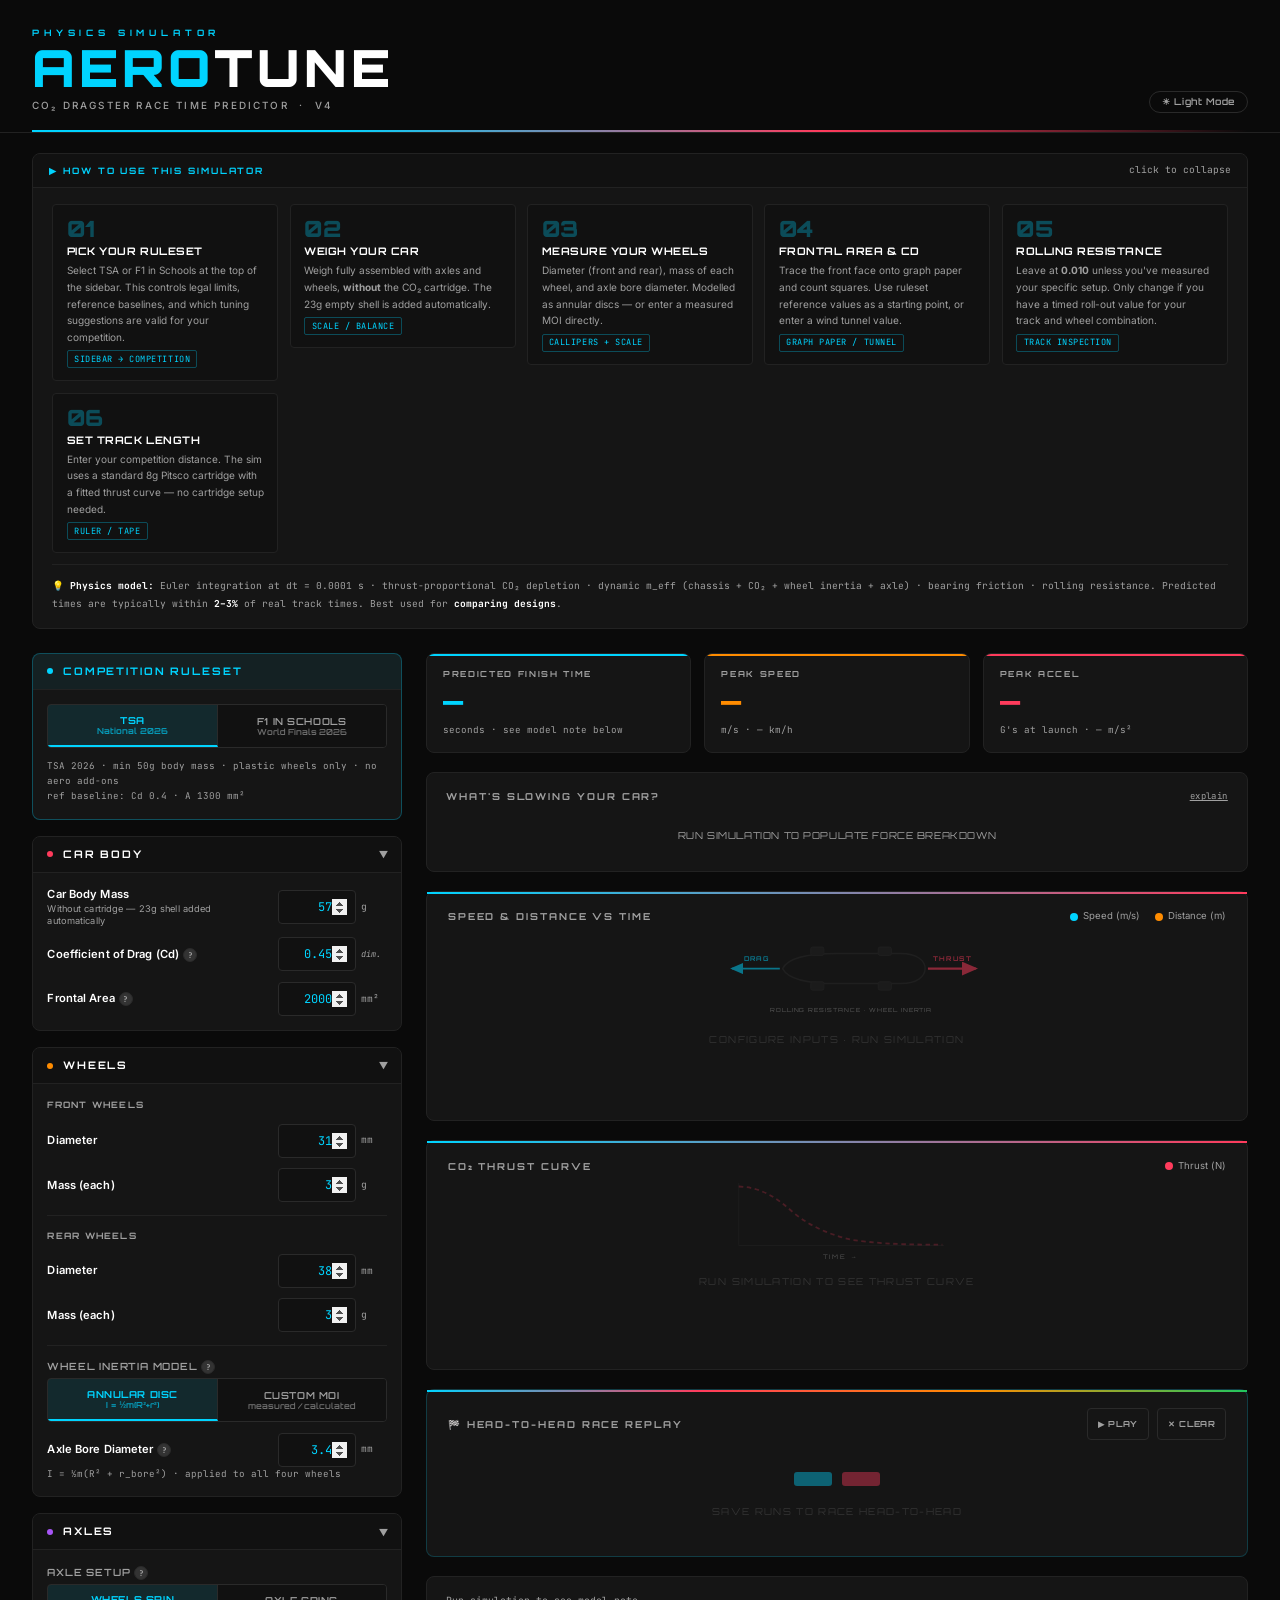
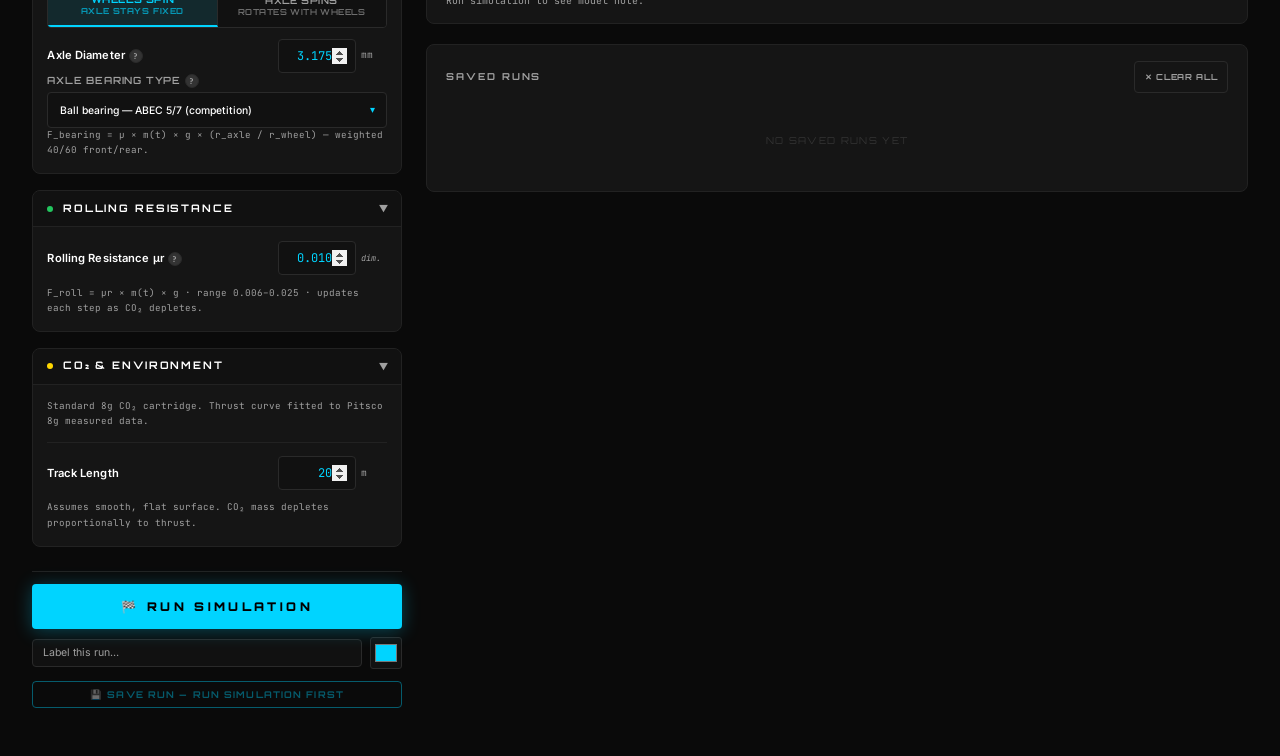
<file: index.html>
<!DOCTYPE html>
<html lang="en">
<head>
  <meta charset="UTF-8">
  <meta name="viewport" content="width=device-width, initial-scale=1.0, maximum-scale=1.0">
  <title>AeroTune — CO₂ Dragster Race Time Predictor</title>
  <meta name="description" content="Physics-based CO₂ dragster simulator for F1 in Schools and TSA competitors.">
  <link rel="canonical" href="https://JP7000.github.io/AeroTune">
  <meta property="og:title" content="AeroTune — CO₂ Dragster Race Time Predictor">
  <meta property="og:description" content="Physics-based CO₂ dragster simulator for F1 in Schools and TSA competitors.">
  <meta property="og:type" content="website">
  <meta property="og:url" content="https://JP7000.github.io/AeroTune">

  <script async src="https://www.googletagmanager.com/gtag/js?id=G-X3VV5XXW72"></script>
  <script>
    window.dataLayer=window.dataLayer||[];
    function gtag(){dataLayer.push(arguments);}
    gtag('js',new Date()); gtag('config','G-X3VV5XXW72');
  </script>
  <meta name="google-site-verification" content="DekrRBbofhLB_k5p50McFN2pv17AHm0qP8BRPqkTiJ0">

  <link rel="preconnect" href="https://fonts.googleapis.com">
  <link rel="preconnect" href="https://fonts.gstatic.com" crossorigin>
  <link href="https://fonts.googleapis.com/css2?family=Orbitron:wght@400;600;700;900&family=Inter:wght@400;500;600&family=JetBrains+Mono:wght@400;500&display=swap" rel="stylesheet">
  <link rel="stylesheet" href="style.css">
</head>
<body>

<!-- ════════ HEADER ════════ -->
<header class="header">
  <div class="header-inner">
    <div class="logo">
      <div class="logo-eyebrow">Physics Simulator</div>
      <div class="logo-title"><span class="logo-aero">AERO</span>TUNE</div>
      <div class="logo-sub">CO₂ Dragster Race Time Predictor &nbsp;·&nbsp; v4</div>
    </div>
    <button class="theme-toggle" id="theme-btn" onclick="toggleTheme()">☀ Light Mode</button>
  </div>
  <div class="header-stripe" aria-hidden="true"></div>
</header>

<!-- ════════ ONBOARDING ════════ -->
<section class="onboard">
  <div class="onboard-inner">
    <div class="onboard-header" onclick="toggleOnboard(this)" role="button" aria-expanded="true">
      <div class="onboard-tag">▶ How to use this simulator</div>
      <div class="onboard-toggle" id="onboard-toggle-label">click to collapse</div>
    </div>
    <div class="onboard-body" id="onboard-body">
      <div class="step">
        <div class="step-num">01</div>
        <div class="step-content">
          <div class="step-title">Pick your ruleset</div>
          <div class="step-desc">Select TSA or F1 in Schools at the top of the sidebar. This controls legal limits, reference baselines, and which tuning suggestions are valid for your competition.</div>
          <span class="step-tool">sidebar → competition</span>
        </div>
      </div>
      <div class="step">
        <div class="step-num">02</div>
        <div class="step-content">
          <div class="step-title">Weigh your car</div>
          <div class="step-desc">Weigh fully assembled with axles and wheels, <strong>without</strong> the CO₂ cartridge. The 23g empty shell is added automatically.</div>
          <span class="step-tool">scale / balance</span>
        </div>
      </div>
      <div class="step">
        <div class="step-num">03</div>
        <div class="step-content">
          <div class="step-title">Measure your wheels</div>
          <div class="step-desc">Diameter (front and rear), mass of each wheel, and axle bore diameter. Modelled as annular discs — or enter a measured MOI directly.</div>
          <span class="step-tool">callipers + scale</span>
        </div>
      </div>
      <div class="step">
        <div class="step-num">04</div>
        <div class="step-content">
          <div class="step-title">Frontal area &amp; Cd</div>
          <div class="step-desc">Trace the front face onto graph paper and count squares. Use ruleset reference values as a starting point, or enter a wind tunnel value.</div>
          <span class="step-tool">graph paper / tunnel</span>
        </div>
      </div>
      <div class="step">
        <div class="step-num">05</div>
        <div class="step-content">
          <div class="step-title">Rolling resistance</div>
          <div class="step-desc">Leave at <strong>0.010</strong> unless you've measured your specific setup. Only change if you have a timed roll-out value for your track and wheel combination.</div>
          <span class="step-tool">track inspection</span>
        </div>
      </div>
      <div class="step">
        <div class="step-num">06</div>
        <div class="step-content">
          <div class="step-title">Set track length</div>
          <div class="step-desc">Enter your competition distance. The sim uses a standard 8g Pitsco cartridge with a fitted thrust curve — no cartridge setup needed.</div>
          <span class="step-tool">ruler / tape</span>
        </div>
      </div>
      <div class="onboard-note">
        💡 <strong style="color:var(--text)">Physics model:</strong>
        Euler integration at dt = 0.0001 s · thrust-proportional CO₂ depletion ·
        dynamic m_eff (chassis + CO₂ + wheel inertia + axle) · bearing friction ·
        rolling resistance. Predicted times are typically within
        <strong style="color:var(--text)">2–3%</strong> of real track times.
        Best used for <strong style="color:var(--text)">comparing designs</strong>.
      </div>
    </div>
  </div>
</section>

<!-- ════════ APP LAYOUT ════════ -->
<div class="app">

  <!-- ══ SIDEBAR ══ -->
  <aside class="sidebar">

    <!-- Competition Ruleset — always visible, no collapse -->
    <div class="section-card" style="border-color:rgba(0,212,255,.3);">
      <div class="section-header" style="cursor:default;pointer-events:none;background:rgba(0,212,255,.06);">
        <div class="section-dot" style="background:var(--accent)"></div>
        <div class="section-title" style="color:var(--accent);">Competition Ruleset</div>
      </div>
      <div class="section-body">
        <div class="pill-group" role="group" aria-label="Competition ruleset">
          <button class="pill-opt active" data-target="competition" data-value="tsa" onclick="setPill(this); onCompetitionChange()">
            TSA<br><span style="font-size:.52rem;opacity:.65;text-transform:none;letter-spacing:0;">National 2026</span>
          </button>
          <button class="pill-opt" data-target="competition" data-value="f1is" onclick="setPill(this); onCompetitionChange()">
            F1 in Schools<br><span style="font-size:.52rem;opacity:.65;text-transform:none;letter-spacing:0;">World Finals 2026</span>
          </button>
        </div>
        <input type="hidden" id="competition" value="tsa">
        <div class="input-note" id="comp-note">
          TSA 2026 · min 50g body mass · plastic wheels only · no aero add-ons<br>
          ref baseline: Cd 0.40 · A 1300 mm²
        </div>
      </div>
    </div>

    <!-- Car Body -->
    <div class="section-card">
      <div class="section-header" onclick="toggleSection(this)">
        <div class="section-dot" style="background:var(--red)"></div>
        <div class="section-title">Car Body</div>
        <div class="section-arrow open" aria-hidden="true">▶</div>
      </div>
      <div class="section-body">
        <div class="input-row">
          <label for="mass">Car Body Mass<span>Without cartridge — 23g shell added automatically</span></label>
          <div class="input-wrap">
            <input type="number" id="mass" value="57" min="10" max="500" step="0.5">
            <span class="unit">g</span>
          </div>
        </div>
        <div class="input-row">
          <label for="cd-custom">Coefficient of Drag (Cd)<button class="tip-btn" onclick="toggleTip(this)" aria-label="Help">?</button></label>
          <div class="tip-box" role="tooltip">Cd measures how easily air flows around your car. Lower is faster. TSA reference baseline: 0.40. F1iS Infinitude reference baseline: 0.27.</div>
          <div class="input-wrap">
            <input type="number" id="cd-custom" value="0.45" min="0.05" max="1.5" step="0.01">
            <span class="unit" style="color:var(--muted);font-style:italic;font-size:.53rem;">dim.</span>
          </div>
        </div>
        <div class="input-row">
          <label for="frontal-override">Frontal Area<button class="tip-btn" onclick="toggleTip(this)" aria-label="Help">?</button></label>
          <div class="tip-box" role="tooltip">Cross-section area head-on. In Fusion 360: sketch on the front face, use Project to trace the outline, then check the sketch area in the bottom-right corner. TSA reference: 1300 mm². F1iS Infinitude reference: 1700 mm².</div>
          <div class="input-wrap">
            <input type="number" id="frontal-override" value="2000" min="100" max="10000" step="10">
            <span class="unit">mm²</span>
          </div>
        </div>
      </div>
    </div>

    <!-- Wheels -->
    <div class="section-card">
      <div class="section-header" onclick="toggleSection(this)">
        <div class="section-dot" style="background:var(--accent2)"></div>
        <div class="section-title">Wheels</div>
        <div class="section-arrow open" aria-hidden="true">▶</div>
      </div>
      <div class="section-body">
        <div class="subsection-label">Front Wheels</div>
        <div class="input-row">
          <label for="wf-dia">Diameter</label>
          <div class="input-wrap"><input type="number" id="wf-dia" value="31" min="5" max="80" step="0.5"><span class="unit">mm</span></div>
        </div>
        <div class="input-row">
          <label for="wf-mass">Mass (each)</label>
          <div class="input-wrap"><input type="number" id="wf-mass" value="3" min="0.1" max="30" step="0.1"><span class="unit">g</span></div>
        </div>
        <hr class="divider">
        <div class="subsection-label">Rear Wheels</div>
        <div class="input-row">
          <label for="wr-dia">Diameter</label>
          <div class="input-wrap"><input type="number" id="wr-dia" value="38" min="5" max="80" step="0.5"><span class="unit">mm</span></div>
        </div>
        <div class="input-row">
          <label for="wr-mass">Mass (each)</label>
          <div class="input-wrap"><input type="number" id="wr-mass" value="3" min="0.1" max="30" step="0.1"><span class="unit">g</span></div>
        </div>
        <hr class="divider">
        <div class="input-full">
          <label>Wheel Inertia Model<button class="tip-btn" onclick="toggleTip(this)" aria-label="Help">?</button></label>
          <div class="tip-box" role="tooltip">Annular disc calculates MOI from geometry. Custom MOI is more accurate for spoked or non-uniform wheels.</div>
          <div class="pill-group" role="group" aria-label="Wheel inertia model">
            <button class="pill-opt active" data-target="wheel-mode" data-value="annular" onclick="setPill(this); toggleWheelMode()">
              Annular Disc<br><span style="font-size:.52rem;opacity:.65;text-transform:none;letter-spacing:0;">I = ½m(R²+r²)</span>
            </button>
            <button class="pill-opt" data-target="wheel-mode" data-value="moi" onclick="setPill(this); toggleWheelMode()">
              Custom MOI<br><span style="font-size:.52rem;opacity:.65;text-transform:none;letter-spacing:0;">measured / calculated</span>
            </button>
          </div>
          <input type="hidden" id="wheel-mode" value="annular">
        </div>
        <div id="annular-opts">
          <div class="input-row">
            <label for="bore-dia">Axle Bore Diameter<button class="tip-btn" onclick="toggleTip(this)" aria-label="Help">?</button></label>
            <div class="tip-box" role="tooltip">Diameter of the hole through the centre of each wheel. I = ½m(R_outer² + R_bore²). Typical 1/8″ axle → bore ≈ 3.2–3.5 mm.</div>
            <div class="input-wrap"><input type="number" id="bore-dia" value="3.4" min="0.5" max="15" step="0.05"><span class="unit">mm</span></div>
          </div>
          <div class="input-note">I = ½m(R² + r_bore²) · applied to all four wheels</div>
        </div>
        <div id="moi-opts" style="display:none;">
          <div class="moi-unit-row">
            <span class="moi-unit-label">Units</span>
            <div class="moi-unit-toggle">
              <button id="moi-btn-gcm2" onclick="setMoiUnit('gcm2')" style="background:rgba(0,212,255,0.18);color:var(--accent);font-weight:700;">g·cm²</button>
              <button id="moi-btn-kgm2" onclick="setMoiUnit('kgm2')" style="background:var(--surface);color:var(--muted);font-weight:400;">kg·m²</button>
            </div>
          </div>
          <div class="input-row">
            <label for="moi-front">Front Wheel MOI<span>per wheel</span></label>
            <div class="input-wrap"><input type="number" id="moi-front" value="0.5" min="0.0001" max="100000" step="0.01"><span class="unit" id="moi-unit-lbl">g·cm²</span></div>
          </div>
          <div class="input-row">
            <label for="moi-rear">Rear Wheel MOI<span>per wheel</span></label>
            <div class="input-wrap"><input type="number" id="moi-rear" value="0.8" min="0.0001" max="100000" step="0.01"><span class="unit" id="moi-unit-lbl2">g·cm²</span></div>
          </div>
          <div class="input-note">m_rot_eff = 2·I_F/r_F² + 2·I_R/r_R² · diameters still required</div>
        </div>
      </div>
    </div>

    <!-- Axles -->
    <div class="section-card">
      <div class="section-header" onclick="toggleSection(this)">
        <div class="section-dot" style="background:var(--purple)"></div>
        <div class="section-title">Axles</div>
        <div class="section-arrow open" aria-hidden="true">▶</div>
      </div>
      <div class="section-body">
        <div class="input-full">
          <label>Axle Setup<button class="tip-btn" onclick="toggleTip(this)" aria-label="Help">?</button></label>
          <div class="tip-box" role="tooltip">
            <strong>Wheels spin / axle fixed:</strong> Standard. Axle press-fit into body — only wheels spin.<br><br>
            <strong>Axle spins with wheels:</strong> Both wheel and axle inertia overcome at launch. I = ½mr².
          </div>
          <div class="pill-group" role="group" aria-label="Axle setup">
            <button class="pill-opt active" data-target="axle-setup" data-value="static" onclick="setPill(this); updateAxleSetup()">
              Wheels spin<br><span style="font-size:.52rem;opacity:.65;">axle stays fixed</span>
            </button>
            <button class="pill-opt" data-target="axle-setup" data-value="dynamic" onclick="setPill(this); updateAxleSetup()">
              Axle spins<br><span style="font-size:.52rem;opacity:.65;">rotates with wheels</span>
            </button>
          </div>
          <input type="hidden" id="axle-setup" value="static">
        </div>
        <div id="axle-static-opts">
          <div class="input-row">
            <label for="axle-dia-static">Axle Diameter<button class="tip-btn" onclick="toggleTip(this)" aria-label="Help">?</button></label>
            <div class="tip-box" role="tooltip">Outside diameter of the steel axle. Standard 1/8" = 3.175 mm. Used to calculate bearing friction: F = μ × m × g × (r_axle / r_wheel).</div>
            <div class="input-wrap"><input type="number" id="axle-dia-static" value="3.175" min="1" max="10" step="0.025"><span class="unit">mm</span></div>
          </div>
          <div class="input-full">
            <label>Axle Bearing Type<button class="tip-btn" onclick="toggleTip(this)" aria-label="Help">?</button></label>
            <div class="tip-box" role="tooltip">Competition cars use ball bearings pressed into the wheel hub. The wheel spins around the fixed axle with the bearing inner race on the axle surface.</div>
            <div class="styled-select-wrap">
              <select id="mu-bore-preset" class="styled-select" onchange="applyMuBorePreset()">
                <option value="0.001">Ball bearing — ABEC 5/7 (competition)</option>
                <option value="0.003">Ball bearing — standard</option>
                <option value="0.005">Needle bearing</option>
                <option value="0.06">Flanged brass bushing</option>
                <option value="0.08">Brass bushing</option>
                <option value="0.15">PLA bore — wax / petroleum jelly</option>
                <option value="0.10">PLA bore — graphite</option>
                <option value="0.25">PLA bore — dry (no bearing)</option>
                <option value="custom">Custom μ…</option>
              </select>
            </div>
          </div>
          <div class="input-row" id="mu-bore-custom-row" style="display:none;">
            <label for="mu-bore-custom">Custom μ_bearing</label>
            <div class="input-wrap"><input type="number" id="mu-bore-custom" value="0.003" min="0.0001" max="1.0" step="0.001" oninput="syncCustomMuBore()"></div>
          </div>
          <input type="hidden" id="mu-bore" value="0.001">
          <div class="input-note">F_bearing = μ × m(t) × g × (r_axle / r_wheel) — weighted 40/60 front/rear.</div>
        </div>
        <div id="axle-dynamic-opts" style="display:none;">
          <div class="input-note" style="margin-bottom:.45rem;">Axle rotates with wheels — no bore sliding friction. Inertia penalty plus body bearing friction where the axle sits in the car body.</div>
          <div class="input-row">
            <label for="axle-dia">Axle Diameter<button class="tip-btn" onclick="toggleTip(this)" aria-label="Help">?</button></label>
            <div class="tip-box" role="tooltip">Outside diameter of the spinning axle. Standard 1/8" = 3.175 mm.</div>
            <div class="input-wrap"><input type="number" id="axle-dia" value="3.175" min="1" max="10" step="0.025"><span class="unit">mm</span></div>
          </div>
          <div class="input-row">
            <label for="axle-mass">Axle Mass<span>one axle</span></label>
            <div class="input-wrap"><input type="number" id="axle-mass" value="4.0" min="0.5" max="30" step="0.1"><span class="unit">g</span></div>
          </div>
          <div class="input-full">
            <label>Body Bearing Lubrication<button class="tip-btn" onclick="toggleTip(this)" aria-label="Help">?</button></label>
            <div class="tip-box" role="tooltip">Steel axle spinning in PLA body pocket. F = μ × m(t) × g × (r_axle / r_wheel), weighted 40/60 front/rear.</div>
            <div class="styled-select-wrap">
              <select id="mu-body-preset" class="styled-select" onchange="applyMuBodyPreset()">
                <option value="0.25">Steel on PLA — dry</option>
                <option value="0.10">Steel on PLA — graphite</option>
                <option value="0.15">Steel on PLA — wax</option>
                <option value="custom">Custom μ…</option>
              </select>
            </div>
          </div>
          <div class="input-row" id="mu-body-custom-row" style="display:none;">
            <label for="mu-body-custom">Custom μ_body</label>
            <div class="input-wrap"><input type="number" id="mu-body-custom" value="0.25" min="0.01" max="1.0" step="0.01" oninput="syncCustomMuBody()"></div>
          </div>
          <input type="hidden" id="mu-body" value="0.25">
          <div class="input-note">F_body = μ × m(t) × g × (r_axle / r_wheel) — weighted 40/60 front/rear.</div>
        </div>
      </div>
    </div>

    <!-- Rolling Resistance -->
    <div class="section-card">
      <div class="section-header" onclick="toggleSection(this)">
        <div class="section-dot" style="background:var(--green)"></div>
        <div class="section-title">Rolling Resistance</div>
        <div class="section-arrow open" aria-hidden="true">▶</div>
      </div>
      <div class="section-body">
        <div class="input-row">
          <label for="mu-r-direct">Rolling Resistance μr<button class="tip-btn" onclick="toggleTip(this)" aria-label="Help">?</button></label>
          <div class="tip-box" role="tooltip">Dimensionless rolling resistance coefficient. Typical values: 0.008 (urethane/aluminium) · 0.010 (plastic/aluminium) · 0.013 (plastic/wood) · 0.018 (plastic/jointed metal). Leave at default unless you have measured data.</div>
          <div class="input-wrap">
            <input type="number" id="mu-r-direct" value="0.010" min="0.001" max="0.1" step="0.001"
                   oninput="document.getElementById('mu-r').value=this.value">
            <span class="unit" style="color:var(--muted);font-style:italic;font-size:.53rem;">dim.</span>
          </div>
        </div>
        <input type="hidden" id="mu-r" value="0.010">
        <div class="input-note">F_roll = μr × m(t) × g · range 0.006–0.025 · updates each step as CO₂ depletes.</div>
      </div>
    </div>

    <!-- CO₂ & Environment -->
    <div class="section-card">
      <div class="section-header" onclick="toggleSection(this)">
        <div class="section-dot" style="background:var(--yellow)"></div>
        <div class="section-title">CO₂ &amp; Environment</div>
        <div class="section-arrow open" aria-hidden="true">▶</div>
      </div>
      <div class="section-body">
        <div class="input-note">Standard 8g CO₂ cartridge. Thrust curve fitted to Pitsco 8g measured data.</div>
        <input type="hidden" id="co2-F0"  value="9.2">
        <input type="hidden" id="co2-tau" value="0.21">
        <input type="hidden" id="co2-dur" value="0.5">
        <hr class="divider">
        <div class="input-row">
          <label for="track">Track Length</label>
          <div class="input-wrap"><input type="number" id="track" value="20" min="5" max="100" step="0.5"><span class="unit">m</span></div>
        </div>
        <div class="input-note">Assumes smooth, flat surface. CO₂ mass depletes proportionally to thrust.</div>
      </div>
    </div>

    <!-- Sticky run bar -->
    <div class="sidebar-sticky">
      <div id="validation-banner" role="alert" aria-live="polite"></div>
      <button class="run-btn" onclick="runSim()">🏁 RUN SIMULATION</button>
      <div class="save-bar">
        <div style="display:flex;gap:.5rem;align-items:center;width:100%;">
          <input type="text" id="run-label" placeholder="Label this run…" class="save-input" aria-label="Run label">
          <input type="color" id="run-colour" value="#00D4FF" title="Pick run colour" aria-label="Run colour"
                 style="width:32px;height:32px;padding:2px;border:1px solid var(--border2);border-radius:3px;background:var(--surface);cursor:pointer;flex-shrink:0;">
        </div>
        <button class="save-btn" id="save-btn" onclick="saveRun()"
                style="width:100%;margin-top:.35rem;opacity:.4;cursor:not-allowed;" disabled>
          💾 Save Run — run simulation first
        </button>
      </div>
    </div>

  </aside>

  <!-- ══ MAIN ══ -->
  <main class="main">

    <!-- Result cards -->
    <div class="results-grid">
      <div class="result-card rc-blue">
        <div class="result-label">Predicted Finish Time</div>
        <div style="display:flex;align-items:baseline;gap:.55rem;">
          <div class="result-value" id="r-time">—</div>
          <div id="r-delta" style="display:none;font-family:var(--font-mono);font-size:.75rem;font-weight:700;padding:.12rem .38rem;border-radius:3px;" aria-live="polite"></div>
        </div>
        <div class="result-unit">seconds · see model note below</div>
      </div>
      <div class="result-card rc-amber">
        <div class="result-label">Peak Speed</div>
        <div class="result-value" id="r-speed">—</div>
        <div class="result-unit">m/s · <span id="r-kmh">—</span> km/h</div>
      </div>
      <div class="result-card rc-red">
        <div class="result-label">Peak Accel</div>
        <div class="result-value" id="r-g">—</div>
        <div class="result-unit">G's at launch · <span id="r-ms2">—</span> m/s²</div>
      </div>
    </div>

    <!-- Forces breakdown -->
    <div class="breakdown-card" id="forces-card">
      <div class="breakdown-title" style="display:flex;justify-content:space-between;align-items:center;">
        <span>What's Slowing Your Car?</span>
        <button onclick="toggleForcesExplain()"
                style="font-size:.56rem;color:var(--muted);cursor:pointer;text-decoration:underline;font-family:var(--font-mono);font-weight:400;letter-spacing:.05em;text-transform:none;background:none;border:none;padding:0;"
                aria-expanded="false">explain</button>
      </div>
      <div id="forces-explain" style="display:none;font-size:.62rem;color:var(--muted);line-height:1.75;background:var(--surface);border-radius:3px;padding:.55rem .75rem;margin-bottom:.75rem;">
        <strong style="color:var(--text);font-weight:700;">At launch</strong> — air drag is zero. Resistance is entirely wheel spin-up inertia: F = m_rot_eff × a_launch.<br><br>
        <strong style="color:var(--text);font-weight:700;">At peak speed</strong> — air drag dominates, growing with v². This is the main force limiting your top speed.
      </div>
      <div id="forces-empty-state" style="font-size:.6rem;color:var(--muted);text-align:center;padding:.75rem 0;letter-spacing:.06em;font-family:var(--font-display);text-transform:uppercase;">
        Run simulation to populate force breakdown
      </div>
      <div id="forces-data" style="display:none;">
        <div class="forces-section-label">At Launch</div>
        <div class="breakdown-row">
          <div class="bd-label">Wheel Spin-up</div>
          <div class="bd-bar-wrap"><div class="bd-bar" id="bar-rot" style="background:var(--yellow);width:0%"></div></div>
          <div class="bd-val" id="val-rot">—</div>
        </div>
        <div class="forces-section-label" style="margin-top:.55rem;">At Peak Speed</div>
        <div class="breakdown-row">
          <div class="bd-label">Air Resistance</div>
          <div class="bd-bar-wrap"><div class="bd-bar" id="bar-aero" style="background:var(--accent);width:0%"></div></div>
          <div class="bd-val" id="val-aero">—</div>
        </div>
      </div>
    </div>

    <!-- Tune suggestions -->
    <div class="breakdown-card" id="tune-card" style="display:none;">
      <div class="breakdown-title" style="display:flex;justify-content:space-between;align-items:center;">
        <span>⚡ Tuning Opportunities</span>
        <span id="tune-deviation-badge" style="font-family:var(--font-mono);font-size:.62rem;font-weight:700;"></span>
      </div>
      <div class="tune-note" id="tune-note"></div>
      <div id="tune-warnings"></div>
      <div id="tune-list"></div>
      <div id="tune-footer" style="display:none;margin-top:.75rem;padding-top:.6rem;border-top:1px solid var(--border);font-size:.58rem;font-family:var(--font-mono);color:var(--muted);line-height:1.9;"></div>
    </div>

    <!-- Speed & Distance chart -->
    <div class="chart-card">
      <div class="chart-header">
        <div class="chart-title">Speed &amp; Distance vs Time</div>
        <div class="chart-legend" aria-label="Chart legend">
          <div class="legend-item"><div class="legend-dot" style="background:var(--accent)"></div>Speed (m/s)</div>
          <div class="legend-item"><div class="legend-dot" style="background:var(--accent2)"></div>Distance (m)</div>
        </div>
      </div>
      <div id="chart-empty" class="empty-state" aria-label="Run simulation to see chart">
        <svg viewBox="0 0 320 110" xmlns="http://www.w3.org/2000/svg" style="max-width:300px;width:90%;opacity:.5;" aria-hidden="true">
          <defs>
            <marker id="ah-thrust" markerWidth="7" markerHeight="6" refX="6" refY="3" orient="auto"><path d="M0,0 L7,3 L0,6 Z" fill="var(--red)"/></marker>
            <marker id="ah-drag" markerWidth="7" markerHeight="6" refX="6" refY="3" orient="auto"><path d="M0,0 L7,3 L0,6 Z" fill="var(--accent)"/></marker>
          </defs>
          <path d="M 102,55 C 108,43 132,39 160,39 L 228,39 C 246,39 254,47 254,55 C 254,63 246,71 228,71 L 160,71 C 132,71 108,67 102,55 Z" fill="var(--panel)" stroke="var(--border2)" stroke-width="1.5"/>
          <rect x="132" y="32" width="14" height="9" rx="2" fill="var(--border)" stroke="var(--border2)" stroke-width="1"/>
          <rect x="132" y="69" width="14" height="9" rx="2" fill="var(--border)" stroke="var(--border2)" stroke-width="1"/>
          <rect x="204" y="32" width="14" height="9" rx="2" fill="var(--border)" stroke="var(--border2)" stroke-width="1"/>
          <rect x="204" y="69" width="14" height="9" rx="2" fill="var(--border)" stroke="var(--border2)" stroke-width="1"/>
          <line x1="257" y1="55" x2="308" y2="55" stroke="var(--red)" stroke-width="2.5" marker-end="url(#ah-thrust)"/>
          <text x="283" y="47" font-family="'Orbitron',sans-serif" font-size="7" font-weight="700" fill="var(--red)" text-anchor="middle" letter-spacing="1.5">THRUST</text>
          <line x1="99" y1="55" x2="48" y2="55" stroke="var(--accent)" stroke-width="2" marker-end="url(#ah-drag)"/>
          <text x="74" y="47" font-family="'Orbitron',sans-serif" font-size="7" font-weight="700" fill="var(--accent)" text-anchor="middle" letter-spacing="1.5">DRAG</text>
          <text x="175" y="101" font-family="'Orbitron',sans-serif" font-size="6" fill="var(--muted)" text-anchor="middle" letter-spacing="1">ROLLING RESISTANCE · WHEEL INERTIA</text>
        </svg>
        <div class="empty-text">Configure inputs · Run simulation</div>
      </div>
      <canvas id="chart" style="display:none;height:210px;" aria-label="Speed and distance chart"></canvas>
    </div>

    <!-- Thrust curve -->
    <div class="chart-card" id="thrust-card">
      <div class="chart-header">
        <div class="chart-title">CO₂ Thrust Curve</div>
        <div class="chart-legend">
          <div class="legend-item"><div class="legend-dot" style="background:var(--red)"></div>Thrust (N)</div>
        </div>
      </div>
      <div id="thrust-empty" class="empty-state" aria-label="Run simulation to see thrust curve">
        <svg viewBox="0 0 280 100" xmlns="http://www.w3.org/2000/svg" style="max-width:250px;width:90%;opacity:.45;" aria-hidden="true">
          <line x1="30" y1="10" x2="30" y2="80" stroke="var(--border2)" stroke-width="1"/>
          <line x1="30" y1="80" x2="260" y2="80" stroke="var(--border2)" stroke-width="1"/>
          <path d="M 30,14 C 55,15 72,26 92,44 C 112,60 135,69 158,74 C 180,77 205,79 240,79 L 258,79" stroke="var(--red)" stroke-width="2" fill="none" stroke-dasharray="5,4" opacity=".5"/>
          <text x="144" y="95" font-family="'Orbitron',sans-serif" font-size="7" fill="var(--muted)" text-anchor="middle" letter-spacing="2">TIME →</text>
        </svg>
        <div class="empty-text">Run simulation to see thrust curve</div>
      </div>
      <canvas id="thrust-chart" style="display:none" aria-label="CO₂ thrust curve chart"></canvas>
    </div>

    <!-- Head-to-head replay -->
    <div class="chart-card" id="replay-card">
      <div class="chart-header">
        <div class="chart-title">🏁 Head-to-Head Race Replay</div>
        <div style="display:flex;gap:.55rem;align-items:center;">
          <div id="replay-time-display" style="display:flex;flex-direction:column;gap:.18rem;align-items:flex-end;" aria-live="polite"></div>
          <button class="mini-btn" id="replay-btn" onclick="startReplay()">▶ Play</button>
          <button class="mini-btn danger" onclick="clearAllRuns()">✕ Clear</button>
        </div>
      </div>
      <div id="replay-empty" class="empty-state">
        <div style="display:flex;gap:10px;align-items:center;margin-bottom:.45rem;" aria-hidden="true">
          <div style="width:38px;height:14px;border-radius:3px;background:var(--accent);opacity:.4;"></div>
          <div style="width:38px;height:14px;border-radius:3px;background:var(--red);opacity:.4;"></div>
        </div>
        <div class="empty-text">Save runs to race head-to-head</div>
      </div>
      <canvas id="replay-canvas" height="90" style="display:none;width:100%;border-radius:4px;" aria-label="Race replay animation"></canvas>
      <div id="replay-runs-legend" style="display:flex;gap:.9rem;flex-wrap:wrap;margin-top:.55rem;" aria-label="Run legend"></div>
    </div>

    <!-- Model note -->
    <div class="range-card" id="range-card">
      <div class="range-note" id="range-note" style="color:var(--muted);">Run simulation to see model note.</div>
    </div>

    <!-- Saved runs -->
    <div class="breakdown-card" id="saved-runs-card">
      <div class="breakdown-title" style="display:flex;justify-content:space-between;align-items:center;">
        <span>Saved Runs</span>
        <button class="mini-btn danger" onclick="clearAllRuns()">✕ Clear All</button>
      </div>
      <div id="saved-runs-list">
        <div class="empty-state" id="saved-runs-empty" style="position:relative;height:70px;">
          <div class="empty-text">No saved runs yet</div>
        </div>
      </div>
      <div id="time-chart-wrap" style="display:none;margin-top:.9rem;">
        <div style="font-family:var(--font-display);font-size:.52rem;letter-spacing:.18em;color:var(--muted);text-transform:uppercase;margin-bottom:.45rem;font-weight:600;">Finish Time Comparison</div>
        <canvas id="time-chart" aria-label="Finish time comparison chart"></canvas>
      </div>
    </div>

  </main>
</div>

<script src="physics.js"></script>
<script src="optimizer.js"></script>
<script src="ui.js"></script>
</body>
</html>
</file>
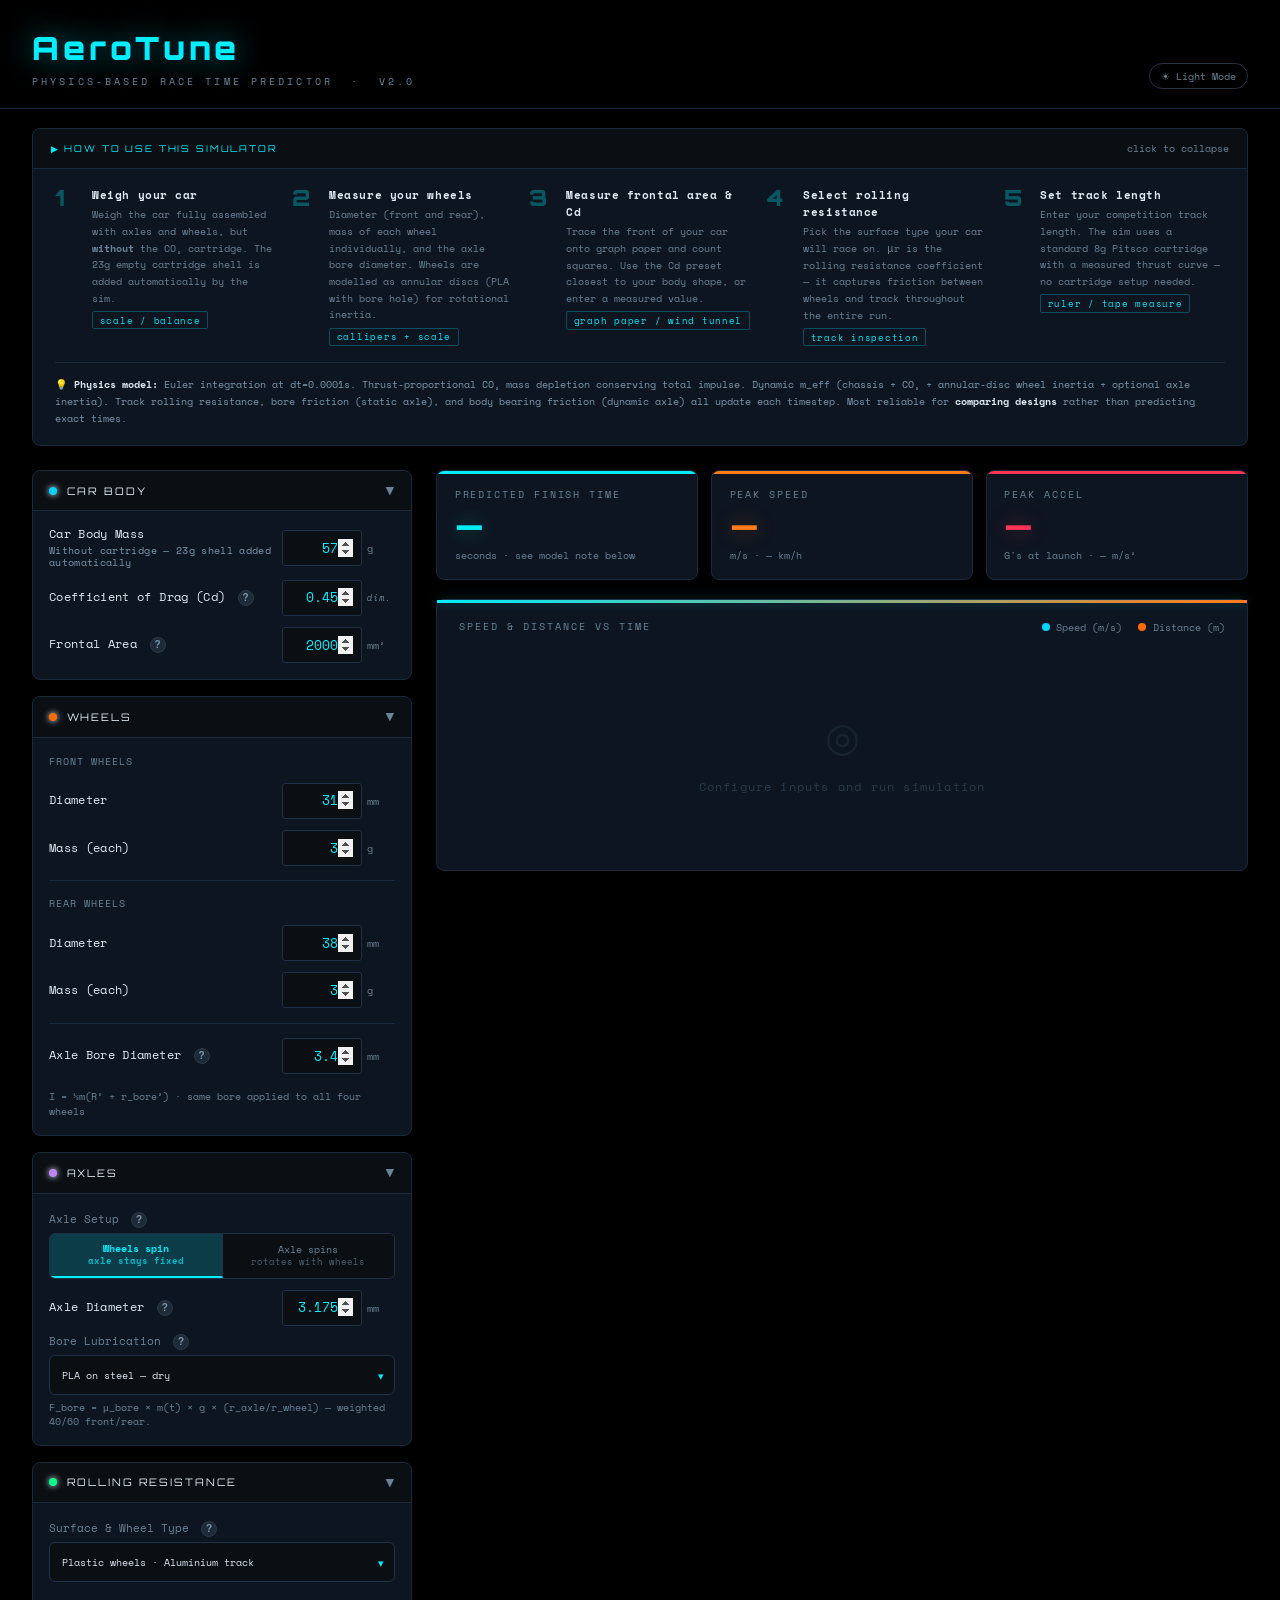
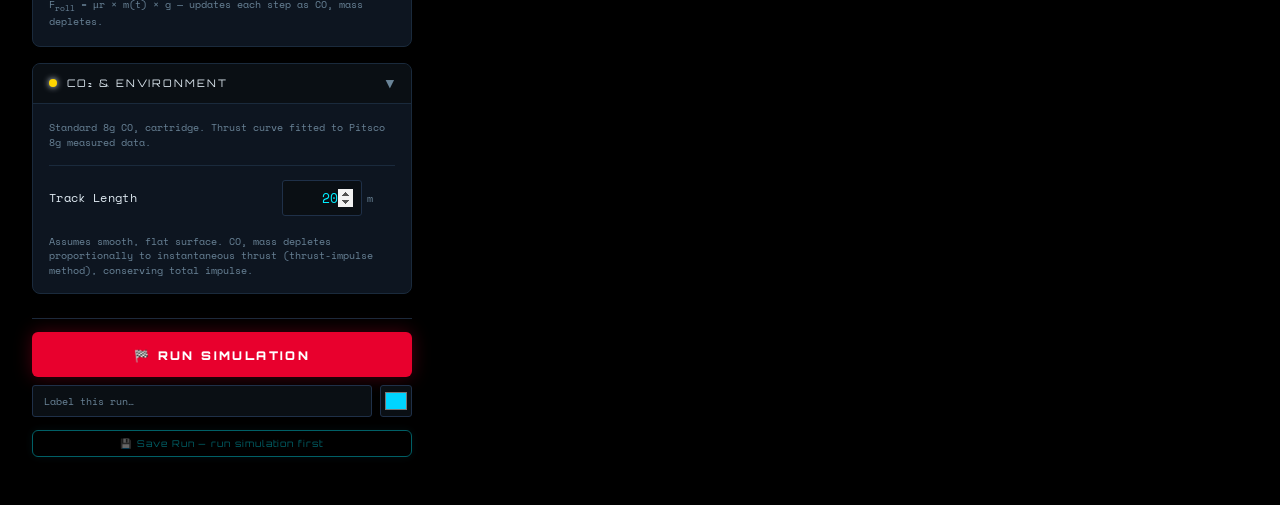
<file: DragsterSim.html>
<!DOCTYPE html>
<html lang="en">
<head>
<meta charset="UTF-8">
<meta name="viewport" content="width=device-width, initial-scale=1.0, maximum-scale=1.0">
<title>CO₂ Dragster Simulator</title>
<style>
@import url('https://fonts.googleapis.com/css2?family=Orbitron:wght@400;700;900&family=Space+Mono:wght@400;700&display=swap');

:root {
  --bg: #000000;
  --surface: #0a0f14;
  --panel: #0d1520;
  --border: #1a2a3c;
  --border2: #1f3048;
  --accent: #00eeff;
  --accent2: #ff7a1a;
  --green: #00ff88;
  --red: #ff3355;
  --yellow: #ffd600;
  --text: #dde8f0;
  --muted: #6a8498;
  --muted2: #2a3a4a;
  --font-display: 'Orbitron', 'Arial Black', sans-serif;
  --font-mono: 'Space Mono', 'Courier New', monospace;
}

* { margin:0; padding:0; box-sizing:border-box; }

body {
  background: var(--bg);
  color: var(--text);
  font-family: var(--font-mono);
  font-size: 15px;
  min-height: 100vh;
}

.header {
  padding: 2rem 2rem 0;
  border-bottom: 1px solid var(--border);
  margin-bottom: 0;
}
.header-inner {
  max-width: 1400px;
  margin: 0 auto;
  display: flex;
  align-items: flex-end;
  justify-content: space-between;
  padding-bottom: 1.2rem;
  flex-wrap: wrap;
  gap: 1rem;
}
.logo { display:flex; flex-direction:column; gap:.55rem; }
.logo-title {
  font-family: var(--font-display);
  font-size: clamp(1.4rem, 3vw, 2rem);
  font-weight: 900;
  letter-spacing: .12em;
  color: var(--accent);
  line-height:1;
  text-shadow: 0 0 30px rgba(0,238,255,0.5);
}
.logo-sub {
  font-size: .65rem;
  letter-spacing: .3em;
  color: var(--muted);
  text-transform: uppercase;
}

.app {
  max-width: 1400px;
  margin: 0 auto;
  padding: 1.5rem 2rem 3rem;
  display: grid;
  grid-template-columns: 380px 1fr;
  gap: 1.5rem;
}

/* ── Tablet (portrait iPad etc) ── */
@media(max-width:900px) {
  .app { grid-template-columns: 1fr; padding: 1rem 1rem 2rem; }
  .onboard { padding: .8rem 1rem 0; }
  .header { padding: 1.2rem 1rem 0; }
  .header-inner { padding-bottom: .9rem; }
}

/* ── Phone ── */
@media(max-width:520px) {
  .app { padding: .6rem .6rem 2rem; gap: .8rem; }
  .onboard { padding: .6rem .6rem 0; }
  .header { padding: .9rem .6rem 0; }
  .logo-title { font-size: 1.2rem; letter-spacing: .08em; }
  .logo-sub { font-size: .55rem; letter-spacing: .18em; }
  .section-body { padding: .75rem .75rem; gap: .6rem; }
  .section-header { padding: .6rem .75rem; }
  .results-grid { grid-template-columns: 1fr 1fr; gap: .5rem; }
  .result-card { padding: .75rem .85rem; }
  .result-value { font-size: 1.7rem; }
  .chart-card { padding: .9rem .9rem; }
  .breakdown-card { padding: .9rem .9rem; }
  .range-card { padding: .9rem .9rem; }
  .onboard-body { padding: .9rem .9rem; gap: .75rem; }
  .run-btn { font-size: .68rem; padding: .9rem .75rem; }
  .save-btn { font-size: .55rem; }
}

.sidebar { display:flex; flex-direction:column; gap:1rem; }
.sidebar-sticky { margin-top:.5rem; padding-top:.8rem; border-top: 1px solid var(--border); }

.section-card {
  background: var(--panel);
  border: 1px solid var(--border);
  border-radius: 8px;
  overflow: hidden;
}

.section-header {
  display: flex;
  align-items: center;
  gap: .6rem;
  padding: .7rem 1rem;
  background: var(--surface);
  border-bottom: 1px solid var(--border);
  cursor: pointer;
  user-select: none;
}
.section-header:hover { background: #141c24; }
.section-dot {
  width: 8px; height: 8px;
  border-radius: 50%;
  flex-shrink:0;
  box-shadow: 0 0 6px currentColor;
}
.section-title {
  font-family: var(--font-display);
  font-size: .65rem;
  letter-spacing: .18em;
  text-transform: uppercase;
  color: var(--text);
  flex:1;
}
.section-arrow {
  font-size: .7rem;
  color: var(--muted);
  transition: transform .2s;
}
.section-arrow.open { transform: rotate(90deg); }

.section-body { padding: 1rem; display:flex; flex-direction:column; gap:.7rem; }
.section-body.collapsed { display:none; }

.input-row {
  display: grid;
  grid-template-columns: 1fr auto;
  align-items: center;
  gap: .5rem;
}
.input-row label {
  font-size: .72rem;
  color: var(--text);
  letter-spacing: .03em;
  line-height: 1.3;
}
.input-row label span {
  display: block;
  font-size: .6rem;
  color: #7a9ab0;
  margin-top:.1rem;
}
.input-wrap {
  display:flex;
  align-items:center;
  gap:.3rem;
}
input[type=number], select {
  background: var(--surface);
  border: 1px solid var(--border2);
  border-radius: 3px;
  color: var(--accent);
  font-family: var(--font-mono);
  font-size: .8rem;
  padding: .35rem .5rem;
  width: 80px;
  text-align: right;
  outline: none;
  transition: border-color .15s;
  /* Ensure adequate touch target height */
  min-height: 36px;
}
@media(max-width:520px) {
  input[type=number] { width: 68px; font-size: .75rem; min-height: 40px; }
  .input-row label { font-size: .68rem; }
  .unit { font-size: .6rem; width: 22px; }
}
input[type=number]:focus, select:focus {
  border-color: var(--accent);
  box-shadow: 0 0 0 2px rgba(0,212,255,0.1);
}
input[type=number]::-webkit-inner-spin-button,
input[type=number]::-webkit-outer-spin-button { opacity: 1; }
select { width: auto; text-align:left; cursor:pointer; }
.unit {
  font-size: .65rem;
  color: var(--muted);
  white-space: nowrap;
  width: 28px;
}

.input-full { display:flex; flex-direction:column; gap:.3rem; }
.input-full label { font-size:.7rem; color:var(--muted); }
.input-full select { width:100%; text-align:left; }

.divider { border:none; border-top:1px solid var(--border); margin:.2rem 0; }

@keyframes card-pop {
  0%   { transform: scale(1); }
  50%  { transform: scale(1.03); }
  100% { transform: scale(1); }
}
.run-btn {
  width: 100%;
  padding: 1rem 1rem .85rem;
  background: #e8002d;
  color: #fff;
  border: none;
  border-radius: 6px;
  font-family: var(--font-display);
  font-size: .75rem;
  font-weight: 900;
  letter-spacing: .2em;
  cursor: pointer;
  transition: filter .15s, transform .1s;
  box-shadow: 0 0 18px rgba(232,0,45,0.3);
}
.run-btn:hover { filter: brightness(1.1); transform: translateY(-1px); }
.run-btn:active { transform: scale(.98); filter: brightness(.95); }
.result-card.pop { animation: card-pop .35s ease-out; }

.main { display:flex; flex-direction:column; gap:1.2rem; }

.results-grid {
  display: grid;
  grid-template-columns: repeat(auto-fit, minmax(150px, 1fr));
  gap: .8rem;
}
.result-card {
  background: var(--panel);
  border: 1px solid var(--border);
  border-radius: 8px;
  padding: 1rem 1.1rem;
  position:relative;
  overflow:hidden;
  transition: border-color .3s;
}
.result-card::before {
  content:'';
  position:absolute; top:0; left:0; right:0;
  height: 3px;
  transition: opacity .3s;
}
.rc-cyan::before   { background: var(--accent); }
.rc-orange::before { background: var(--accent2); }
.rc-green::before  { background: var(--green); }
.rc-red::before    { background: var(--red); }
.rc-yellow::before { background: var(--yellow); }

.result-label {
  font-size: .6rem;
  letter-spacing: .2em;
  text-transform: uppercase;
  color: var(--muted);
  margin-bottom: .4rem;
}
.result-value {
  font-family: var(--font-display);
  font-size: 2.2rem;
  font-weight: 700;
  line-height: 1;
  transition: color .3s;
}
.rc-cyan   .result-value { color: var(--accent); text-shadow: 0 0 20px rgba(0,238,255,0.4); }
.rc-orange .result-value { color: var(--accent2); text-shadow: 0 0 20px rgba(255,122,26,0.4); }
.rc-green  .result-value { color: var(--green); }
.rc-red    .result-value { color: var(--red); text-shadow: 0 0 20px rgba(255,51,85,0.4); }
.rc-yellow .result-value { color: var(--yellow); }
.result-unit { font-size: .65rem; color: var(--muted); margin-top:.25rem; }

.chart-card {
  background: var(--panel);
  border: 1px solid var(--border);
  border-radius: 8px;
  padding: 1.2rem 1.4rem;
  position:relative;
}
.chart-card::before {
  content:'';
  position:absolute; top:0; left:0; right:0;
  height:3px;
  background: linear-gradient(90deg, var(--accent), var(--accent2));
  box-shadow: 0 0 12px rgba(0,238,255,0.3);
}
.chart-header {
  display:flex; justify-content:space-between; align-items:center;
  margin-bottom:1rem; flex-wrap:wrap; gap:.5rem;
}
@media(max-width:520px) {
  .chart-header { margin-bottom: .7rem; }
  .chart-legend { gap: .6rem; }
  .legend-item { font-size: .58rem; }
}
.chart-title { font-size:.62rem; letter-spacing:.2em; color:var(--muted); text-transform:uppercase; }
.chart-legend { display:flex; gap:1rem; }
.legend-item { display:flex; align-items:center; gap:.4rem; font-size:.65rem; color:var(--muted); }
.legend-dot { width:8px; height:8px; border-radius:50%; }

.range-card {
  background: var(--panel);
  border: 1px solid var(--border);
  border-radius: 8px;
  padding: 1.1rem 1.4rem;
}
.range-note { font-size:.65rem; color:#7a9ab0; line-height:1.6; }

.empty-state {
  display:flex; flex-direction:column; align-items:center; justify-content:center;
  height:200px; color:var(--muted2); gap:.8rem;
}
.empty-icon { font-size:2.5rem; opacity:.4; }
.empty-text { font-size:.75rem; letter-spacing:.1em; }

::-webkit-scrollbar { width:6px; }
::-webkit-scrollbar-track { background:var(--bg); }
::-webkit-scrollbar-thumb { background:var(--border2); border-radius:3px; }

.onboard {
  max-width: 1400px;
  margin: 0 auto;
  padding: 1.2rem 2rem 0;
}
.onboard-inner {
  background: var(--panel);
  border: 1px solid var(--border);
  border-radius: 8px;
  overflow: hidden;
}
.onboard-header {
  display: flex;
  align-items: center;
  justify-content: space-between;
  padding: .7rem 1.1rem;
  background: var(--surface);
  border-bottom: 1px solid var(--border);
  cursor: pointer;
  user-select: none;
}
.onboard-header:hover { background: #141c24; }
.onboard-tag {
  font-family: var(--font-display);
  font-size: .58rem;
  letter-spacing: .2em;
  color: var(--accent);
  text-transform: uppercase;
}
.onboard-toggle { font-size: .65rem; color: var(--muted); }
.onboard-body {
  padding: 1.1rem 1.4rem;
  display: grid;
  grid-template-columns: repeat(auto-fit, minmax(220px, 1fr));
  gap: 1rem;
}
.onboard-body.hidden { display: none; }
.step { display: flex; gap: .8rem; align-items: flex-start; }
.step-num {
  font-family: var(--font-display);
  font-size: 1.4rem;
  font-weight: 900;
  color: var(--accent);
  opacity: .3;
  line-height: 1;
  flex-shrink: 0;
  width: 24px;
}
.step-title { font-size: .7rem; color: var(--text); font-weight: 600; margin-bottom: .2rem; letter-spacing: .05em; }
.step-desc { font-size: .65rem; color: var(--muted); line-height: 1.6; }
.step-tool {
  display: inline-block;
  font-size: .58rem;
  color: var(--accent);
  border: 1px solid rgba(0,212,255,.3);
  border-radius: 2px;
  padding: .1rem .4rem;
  margin-top: .3rem;
  letter-spacing: .08em;
}
.onboard-note {
  grid-column: 1 / -1;
  font-size: .63rem;
  color: #7a9ab0;
  border-top: 1px solid var(--border);
  padding-top: .8rem;
  line-height: 1.7;
}

.save-bar { display:flex; flex-direction:column; gap:.4rem; margin-top:.5rem; }
.save-input {
  flex:1; background:var(--surface); border:1px solid var(--border2);
  color:var(--text); font-family:var(--font-mono); font-size:.65rem;
  padding:.45rem .7rem; border-radius:3px; outline:none;
}
.save-input:focus { border-color:var(--accent); }
.save-input::placeholder { color:var(--muted); }
.save-btn {
  font-family:var(--font-display); font-size:.58rem; letter-spacing:.1em;
  padding:.45rem .9rem; border-radius:6px; cursor:pointer; white-space:nowrap;
  border:1px solid var(--accent); background:transparent; color:var(--accent);
  transition:all .2s;
  box-shadow: 0 0 8px rgba(0,238,255,0.15);
}
.save-btn:hover { background:var(--accent); color:#000; box-shadow: 0 0 16px rgba(0,238,255,0.4); transform: translateY(-1px); }
.mini-btn {
  font-family:var(--font-display); font-size:.52rem; letter-spacing:.08em;
  padding:.3rem .6rem; border-radius:3px; cursor:pointer;
  border:1px solid var(--border2); background:transparent; color:#7a9ab0;
  transition:all .15s;
  min-height: 36px;
  white-space: nowrap;
}
.mini-btn:hover { border-color:var(--accent); color:var(--accent); }
.mini-btn.danger { border-color:var(--border2); color:var(--muted); }
.mini-btn.danger:hover { border-color:var(--red); color:var(--red); }

.run-row {
  display:grid; grid-template-columns:auto 1fr auto auto auto;
  align-items:center; gap:.5rem;
  padding:.45rem .5rem; border-bottom:1px solid var(--border);
  font-size:.65rem;
}
@media(max-width:520px) {
  .run-row { grid-template-columns: auto 1fr auto auto; font-size:.6rem; gap:.3rem; }
  .run-time { font-size:.65rem; }
}
.run-row:last-child { border-bottom:none; }
.run-dot { width:10px; height:10px; border-radius:50%; flex-shrink:0; }
.run-name { color:var(--text); font-weight:600; min-width:0; overflow:hidden; text-overflow:ellipsis; white-space:nowrap; }
.run-time { color:var(--accent); font-weight:700; white-space:nowrap; }
.run-delta { font-size:.62rem; font-weight:700; white-space:nowrap; }
.run-delta.faster { color:var(--green); }
.run-delta.slower { color:var(--red); }
.run-del { cursor:pointer; color:var(--muted); font-size:.7rem; padding:.1rem .3rem; }
.run-del:hover { color:var(--red); }

.input-wrap input.invalid { border-color:var(--red) !important; }

#validation-banner {
  display:none; background:rgba(255,51,85,0.12);
  border:1px solid rgba(255,51,85,0.4);
  border-radius:3px; padding:.6rem .9rem;
  font-size:.65rem; color:#ff8899; line-height:1.6;
  margin-bottom:.5rem;
}
#validation-banner.visible { display:block; }

.tip-btn {
  display: inline-flex;
  align-items: center;
  justify-content: center;
  width: 16px; height: 16px;
  border-radius: 50%;
  background: #1e2a38;
  border: 1px solid #2a3a4a;
  color: #7a9ab0;
  font-size: 10px;
  font-family: Arial, sans-serif;
  font-weight: 700;
  cursor: pointer;
  margin-left: 5px;
  vertical-align: middle;
  flex-shrink: 0;
  padding: 0; line-height: 0; letter-spacing: 0;
}
.tip-btn:focus { outline: none; }
.tip-box {
  display: none;
  background: #0d1117;
  border: 1px solid #1e2a38;
  border-radius: 4px;
  padding: .6rem .8rem;
  font-size: .63rem;
  color: #c8d8e8;
  line-height: 1.6;
  margin-top: .4rem;
  width: 100%;
  box-sizing: border-box;
}
.tip-box.open { display: block; }

.pill-group {
  display: flex; gap: 0;
  border: 1px solid var(--border2);
  border-radius: 6px;
  overflow: hidden;
  width: 100%;
}
.pill-opt {
  flex: 1;
  padding: .5rem .4rem;
  font-family: var(--font-mono);
  font-size: .63rem;
  color: var(--muted);
  background: var(--surface);
  border: none;
  border-right: 1px solid var(--border2);
  cursor: pointer;
  text-align: center;
  transition: background .15s, color .15s;
  line-height: 1.3;
  min-height: 44px;  /* touch target */
  display: flex;
  flex-direction: column;
  align-items: center;
  justify-content: center;
}
.pill-opt:last-child { border-right: none; }
.pill-opt:hover { background: #151e2a; color: var(--text); }
.pill-opt.active {
  background: rgba(0,238,255,0.18);
  color: var(--accent);
  font-weight: 700;
  border-bottom: 2px solid var(--accent);
}

.styled-select-wrap {
  position: relative;
  width: 100%;
}
.styled-select-wrap::after {
  content: '▾';
  position: absolute;
  right: .7rem; top: 50%;
  transform: translateY(-50%);
  color: var(--accent);
  font-size: .7rem;
  pointer-events: none;
}
.styled-select {
  width: 100%;
  appearance: none; -webkit-appearance: none;
  background: var(--surface);
  border: 1px solid var(--border2);
  border-radius: 6px;
  color: var(--text);
  font-family: var(--font-mono);
  font-size: .65rem;
  padding: .5rem 2rem .5rem .75rem;
  cursor: pointer; outline: none;
  transition: border-color .15s;
  min-height: 40px;
}
.styled-select:focus { border-color: var(--accent); box-shadow: 0 0 0 2px rgba(0,212,255,0.1); }
.styled-select option { background: #0d1117; color: var(--text); }

.breakdown-card {
  background: var(--panel);
  border: 1px solid var(--border);
  border-radius: 8px;
  padding: 1.1rem 1.4rem;
}
.breakdown-title { font-size:.62rem; letter-spacing:.2em; color:var(--muted); text-transform:uppercase; margin-bottom:.9rem; }
.breakdown-row {
  display:flex; align-items:center; gap:.8rem;
  padding:.35rem 0; border-bottom:1px solid var(--border);
  font-size:.72rem;
}
.breakdown-row:last-child { border-bottom:none; }
.bd-label { color:var(--muted); flex:1; }
.bd-bar-wrap { flex:2; height:4px; background:var(--surface); border-radius:2px; overflow:hidden; }
.bd-bar { height:100%; border-radius:2px; transition: width .5s; }
.bd-val { color:var(--text); font-weight:700; width:60px; text-align:right; font-size:.7rem; }

/* Light mode */
body.light {
  --bg: #f0f4f8;
  --surface: #ffffff;
  --panel: #ffffff;
  --border: #d0dae6;
  --border2: #b8c8d8;
  --accent: #0088bb;
  --accent2: #d44800;
  --green: #008844;
  --red: #cc1133;
  --yellow: #aa8800;
  --text: #1a2a3a;
  --muted: #5a7080;
  --muted2: #c0d0dc;
}
body.light .header { border-bottom-color: var(--border); }
body.light input[type=number], body.light .styled-select { color: var(--text); }
body.light .rc-cyan .result-value,
body.light .rc-orange .result-value,
body.light .rc-red .result-value { text-shadow: none; }
body.light .chart-card::before { box-shadow: none; }

.theme-toggle {
  background: none;
  border: 1px solid var(--border2);
  border-radius: 20px;
  color: var(--muted);
  font-family: var(--font-mono);
  font-size: .6rem;
  padding: .3rem .7rem;
  cursor: pointer;
  display: flex;
  align-items: center;
  gap: .4rem;
  transition: border-color .15s, color .15s;
}
.theme-toggle:hover { border-color: var(--accent); color: var(--accent); }

#r-delta.faster { background:rgba(0,255,136,0.15); color:var(--green); }
#r-delta.slower { background:rgba(255,51,85,0.15); color:var(--red); }

#replay-canvas { background: #0a0f14 !important; border: 1px solid var(--border); border-radius: 6px; }
body.light #replay-canvas { background: #a8b8c8 !important; border: 1px solid #000 !important; }
</style>
</head>
<body>

<div class="header">
  <div class="header-inner">
    <div class="logo">
      <div class="logo-title">AeroTune</div>
      <div class="logo-sub">Physics-Based Race Time Predictor &nbsp;·&nbsp; v2.0</div>
    </div>
    <button class="theme-toggle" onclick="toggleTheme()" id="theme-btn">☀ Light Mode</button>
  </div>
</div>

<div class="onboard">
  <div class="onboard-inner">
    <div class="onboard-header" onclick="toggleOnboard(this)">
      <div class="onboard-tag">▶ How to use this simulator</div>
      <div class="onboard-toggle" id="onboard-toggle-label">click to collapse</div>
    </div>
    <div class="onboard-body" id="onboard-body">
      <div class="step">
        <div class="step-num">1</div>
        <div class="step-content">
          <div class="step-title">Weigh your car</div>
          <div class="step-desc">Weigh the car fully assembled with axles and wheels, but <strong>without</strong> the CO₂ cartridge. The 23g empty cartridge shell is added automatically by the sim.</div>
          <span class="step-tool">scale / balance</span>
        </div>
      </div>
      <div class="step">
        <div class="step-num">2</div>
        <div class="step-content">
          <div class="step-title">Measure your wheels</div>
          <div class="step-desc">Diameter (front and rear), mass of each wheel individually, and the axle bore diameter. Wheels are modelled as annular discs (PLA with bore hole) for rotational inertia.</div>
          <span class="step-tool">callipers + scale</span>
        </div>
      </div>
      <div class="step">
        <div class="step-num">3</div>
        <div class="step-content">
          <div class="step-title">Measure frontal area &amp; Cd</div>
          <div class="step-desc">Trace the front of your car onto graph paper and count squares. Use the Cd preset closest to your body shape, or enter a measured value.</div>
          <span class="step-tool">graph paper / wind tunnel</span>
        </div>
      </div>
      <div class="step">
        <div class="step-num">4</div>
        <div class="step-content">
          <div class="step-title">Select rolling resistance</div>
          <div class="step-desc">Pick the surface type your car will race on. μr is the rolling resistance coefficient — it captures friction between wheels and track throughout the entire run.</div>
          <span class="step-tool">track inspection</span>
        </div>
      </div>
      <div class="step">
        <div class="step-num">5</div>
        <div class="step-content">
          <div class="step-title">Set track length</div>
          <div class="step-desc">Enter your competition track length. The sim uses a standard 8g Pitsco cartridge with a measured thrust curve — no cartridge setup needed.</div>
          <span class="step-tool">ruler / tape measure</span>
        </div>
      </div>
      <div class="onboard-note">
        💡 <strong style="color:var(--text)">Physics model:</strong> Euler integration at dt=0.0001s. Thrust-proportional CO₂ mass depletion conserving total impulse. Dynamic m_eff (chassis + CO₂ + annular-disc wheel inertia + optional axle inertia). Track rolling resistance, bore friction (static axle), and body bearing friction (dynamic axle) all update each timestep. Most reliable for <strong style="color:var(--text)">comparing designs</strong> rather than predicting exact times.
      </div>
    </div>
  </div>
</div>

<div class="app">

  <!-- ══════════════ SIDEBAR ══════════════ -->
  <div class="sidebar">

    <!-- Car Body -->
    <div class="section-card">
      <div class="section-header" onclick="toggleSection(this)">
        <div class="section-dot" style="background:#00d4ff"></div>
        <div class="section-title">Car Body</div>
        <div class="section-arrow open">▶</div>
      </div>
      <div class="section-body">
        <div class="input-row">
          <label>Car Body Mass <span>Without cartridge — 23g shell added automatically</span></label>
          <div class="input-wrap"><input type="number" id="mass" value="57" min="10" max="500" step="0.5"><span class="unit">g</span></div>
        </div>
        <div class="input-row">
          <label>Coefficient of Drag (Cd) <button class="tip-btn" onclick="toggleTip(this)">?</button></label>
          <div class="tip-box">Cd measures how easily air flows around your car. Lower is faster. Most CO₂ dragsters with exposed wheels fall between 0.4 and 0.6.</div>
          <div class="input-wrap"><input type="number" id="cd-custom" value="0.45" min="0.05" max="1.5" step="0.01"><span class="unit" style="color:var(--muted);font-style:italic;font-size:.55rem;">dim.</span></div>
        </div>
        <div class="input-row">
          <label>Frontal Area <button class="tip-btn" onclick="toggleTip(this)">?</button></label>
          <div class="tip-box">Cross-section area head-on. In Fusion 360: sketch on the front face, use Project to trace the outline, then check the sketch area in the bottom-right corner.</div>
          <div class="input-wrap"><input type="number" id="frontal-override" value="2000" min="100" max="10000" step="10"><span class="unit">mm²</span></div>
        </div>
      </div>
    </div>

    <!-- Wheels -->
    <div class="section-card">
      <div class="section-header" onclick="toggleSection(this)">
        <div class="section-dot" style="background:#ff6b00"></div>
        <div class="section-title">Wheels</div>
        <div class="section-arrow open">▶</div>
      </div>
      <div class="section-body">
        <div style="font-size:.62rem;color:var(--muted);letter-spacing:.1em;text-transform:uppercase;margin-bottom:.2rem;">Front Wheels</div>
        <div class="input-row">
          <label>Diameter</label>
          <div class="input-wrap"><input type="number" id="wf-dia" value="31" min="5" max="80" step="0.5"><span class="unit">mm</span></div>
        </div>
        <div class="input-row">
          <label>Mass (each)</label>
          <div class="input-wrap"><input type="number" id="wf-mass" value="3" min="0.1" max="30" step="0.1"><span class="unit">g</span></div>
        </div>
        <hr class="divider">
        <div style="font-size:.62rem;color:var(--muted);letter-spacing:.1em;text-transform:uppercase;margin-bottom:.2rem;">Rear Wheels</div>
        <div class="input-row">
          <label>Diameter</label>
          <div class="input-wrap"><input type="number" id="wr-dia" value="38" min="5" max="80" step="0.5"><span class="unit">mm</span></div>
        </div>
        <div class="input-row">
          <label>Mass (each)</label>
          <div class="input-wrap"><input type="number" id="wr-mass" value="3" min="0.1" max="30" step="0.1"><span class="unit">g</span></div>
        </div>
        <hr class="divider">
        <div class="input-row">
          <label>Axle Bore Diameter <button class="tip-btn" onclick="toggleTip(this)">?</button></label>
          <div class="tip-box">The diameter of the hole through the centre of each wheel. Measure with callipers. PLA wheels are modelled as annular discs: I = ½m(R_outer² + R_bore²). A larger bore pushes mass further from the axis, increasing rotational inertia. Typical 1/8&quot; steel axle → bore ≈ 3.2–3.5 mm.</div>
          <div class="input-wrap"><input type="number" id="bore-dia" value="3.4" min="0.5" max="15" step="0.05"><span class="unit">mm</span></div>
        </div>
        <div style="font-size:.6rem;color:var(--muted);line-height:1.6;margin-top:.2rem;">
          I = ½m(R² + r_bore²) · same bore applied to all four wheels
        </div>
      </div>
    </div>

    <!-- Axles -->
    <div class="section-card">
      <div class="section-header" onclick="toggleSection(this)">
        <div class="section-dot" style="background:#c084fc"></div>
        <div class="section-title">Axles</div>
        <div class="section-arrow open">▶</div>
      </div>
      <div class="section-body">
        <div class="input-full">
          <label>Axle Setup <button class="tip-btn" onclick="toggleTip(this)">?</button></label>
          <div class="tip-box">
            <strong>Wheels spin / axle fixed:</strong> The axle is glued or press-fit into the car body and does not rotate. Only the wheels spin — axle inertia adds nothing.<br><br>
            <strong>Axle spins with wheels:</strong> The axle is free to rotate and turns with the wheels. Both the wheel and axle inertia must be overcome at launch. Solid-cylinder axle: I = ½mr², contributing an extra ½m_axle effective mass per axle.
          </div>
          <div class="pill-group">
            <button class="pill-opt active" data-target="axle-setup" data-value="static" onclick="setPill(this);updateAxleSetup()">Wheels spin<br><span style="font-size:.55rem;opacity:.7;">axle stays fixed</span></button>
            <button class="pill-opt" data-target="axle-setup" data-value="dynamic" onclick="setPill(this);updateAxleSetup()">Axle spins<br><span style="font-size:.55rem;opacity:.7;">rotates with wheels</span></button>
          </div>
          <input type="hidden" id="axle-setup" value="static">
        </div>

        <!-- Static-only options -->
        <div id="axle-static-opts">
          <div class="input-row">
            <label>Axle Diameter <button class="tip-btn" onclick="toggleTip(this)">?</button></label>
            <div class="tip-box">Outside diameter of the steel axle rod. Standard CO₂ dragster axles are 1/8" (3.175 mm). This is used to calculate bore friction — the sliding resistance between the PLA wheel bore and the steel axle surface: F_bore = μ_bore × m × g × (r_axle / r_wheel). Measure with callipers for accuracy.</div>
            <div class="input-wrap"><input type="number" id="axle-dia-static" value="3.175" min="1" max="10" step="0.025"><span class="unit">mm</span></div>
          </div>
          <div class="input-full" style="margin-top:.4rem;">
            <label>Bore Lubrication <button class="tip-btn" onclick="toggleTip(this)">?</button></label>
            <div class="tip-box">Friction coefficient (μ) between the PLA wheel bore and the steel axle. Dry PLA-on-steel is ~0.25. Graphite powder reduces this to ~0.10. This is separate from track rolling resistance — it acts at the axle contact radius and gets amplified by r_axle/r_wheel.</div>
            <div class="styled-select-wrap">
              <select id="mu-bore-preset" class="styled-select" onchange="applyMuBorePreset()">
                <option value="0.25">PLA on steel — dry</option>
                <option value="0.10">PLA on steel — graphite</option>
                <option value="0.15">PLA on steel — wax / petroleum jelly</option>
                <option value="custom">Custom μ…</option>
              </select>
            </div>
          </div>
          <div class="input-row" id="mu-bore-custom-row" style="display:none;">
            <label>Custom μ_bore</label>
            <div class="input-wrap"><input type="number" id="mu-bore-custom" value="0.25" min="0.01" max="1.0" step="0.01" oninput="syncCustomMuBore()"><span class="unit"></span></div>
          </div>
          <input type="hidden" id="mu-bore" value="0.25">
          <div style="font-size:.6rem;color:var(--muted);margin-top:.3rem;line-height:1.5;">
            F_bore = μ_bore × m(t) × g × (r_axle/r_wheel) — weighted 40/60 front/rear.
          </div>
        </div>

        <!-- Dynamic-only options -->
        <div id="axle-dynamic-opts" style="display:none;">
          <div style="font-size:.6rem;color:var(--muted);margin:.2rem 0 .6rem;line-height:1.5;">
            Axle rotates with wheels — no bore sliding friction. Inertia penalty plus body bearing friction where the axle sits in the car body.
          </div>
          <div class="input-row">
            <label>Axle Diameter <button class="tip-btn" onclick="toggleTip(this)">?</button></label>
            <div class="tip-box">Outside diameter of the spinning axle rod. Standard CO₂ dragster axles are 1/8" (3.175 mm) steel. Used for both rotational inertia and body bearing friction calculations.</div>
            <div class="input-wrap"><input type="number" id="axle-dia" value="3.175" min="1" max="10" step="0.025"><span class="unit">mm</span></div>
          </div>
          <div class="input-row">
            <label>Axle Mass <span>one axle</span></label>
            <div class="input-wrap"><input type="number" id="axle-mass" value="4.0" min="0.5" max="30" step="0.1"><span class="unit">g</span></div>
          </div>
          <div class="input-full" style="margin-top:.4rem;">
            <label>Body Bearing Lubrication <button class="tip-btn" onclick="toggleTip(this)">?</button></label>
            <div class="tip-box">In dynamic axle setup the steel axle spins inside a hole drilled into the PLA car body. This is a journal bearing — friction: F = μ_body × m(t) × g × (r_axle/r_wheel), weighted 40/60 front/rear. Steel-on-PLA dry is ~0.25. Graphite powder in the body hole reduces this to ~0.10.</div>
            <div class="styled-select-wrap">
              <select id="mu-body-preset" class="styled-select" onchange="applyMuBodyPreset()">
                <option value="0.25">Steel on PLA — dry</option>
                <option value="0.10">Steel on PLA — graphite</option>
                <option value="0.15">Steel on PLA — wax</option>
                <option value="custom">Custom μ…</option>
              </select>
            </div>
          </div>
          <div class="input-row" id="mu-body-custom-row" style="display:none;">
            <label>Custom μ_body</label>
            <div class="input-wrap"><input type="number" id="mu-body-custom" value="0.25" min="0.01" max="1.0" step="0.01" oninput="syncCustomMuBody()"><span class="unit"></span></div>
          </div>
          <input type="hidden" id="mu-body" value="0.25">
          <div style="font-size:.6rem;color:var(--muted);margin-top:.3rem;line-height:1.5;">
            F_body = μ_body × m(t) × g × (r_axle/r_wheel) — weighted 40/60 front/rear.
          </div>
        </div>
      </div>
    </div>

    <!-- Rolling Resistance -->
    <div class="section-card">
      <div class="section-header" onclick="toggleSection(this)">
        <div class="section-dot" style="background:#00ff88"></div>
        <div class="section-title">Rolling Resistance</div>
        <div class="section-arrow open">▶</div>
      </div>
      <div class="section-body">
        <div class="input-full">
          <label>Surface &amp; Wheel Type <button class="tip-btn" onclick="toggleTip(this)">?</button></label>
          <div class="tip-box">Rolling resistance coefficient (μr) captures energy lost as wheels flex and deform against the track. Acts as a constant force throughout the run: F_roll = μr × m × g. Smooth aluminium gives the lowest values; jointed sheet-metal adds significant penalty.</div>
          <div class="styled-select-wrap">
            <select id="mu-r-preset" class="styled-select" onchange="applyMuPreset()">
              <option value="0.010">Plastic wheels · Aluminium track</option>
              <option value="0.013">Plastic wheels · Wood / MDF track</option>
              <option value="0.018">Plastic wheels · Jointed sheet metal</option>
              <option value="0.008">Urethane wheels · Aluminium track</option>
              <option value="custom">Custom μr value…</option>
            </select>
          </div>
        </div>
        <div class="input-row" id="mu-r-custom-row" style="display:none">
          <label>Custom μr <button class="tip-btn" onclick="toggleTip(this)">?</button></label>
          <div class="tip-box">Dimensionless rolling resistance coefficient. Typical CO₂ dragster range: 0.006–0.025. Lower = faster. Standard competition value on aluminium track is ~0.010.</div>
          <div class="input-wrap"><input type="number" id="mu-r-custom" value="0.010" min="0.001" max="0.1" step="0.001" oninput="syncCustomMuR()"><span class="unit"></span></div>
        </div>
        <input type="hidden" id="mu-r" value="0.010">
        <div style="font-size:.6rem;color:var(--muted);line-height:1.6;margin-top:.2rem;">
          F<sub>roll</sub> = μr × m(t) × g — updates each step as CO₂ mass depletes.
        </div>
      </div>
    </div>

    <!-- CO₂ & Environment -->
    <div class="section-card">
      <div class="section-header" onclick="toggleSection(this)">
        <div class="section-dot" style="background:#ffd600"></div>
        <div class="section-title">CO₂ &amp; Environment</div>
        <div class="section-arrow open">▶</div>
      </div>
      <div class="section-body">
        <div style="font-size:.6rem;color:var(--muted);line-height:1.6;">
          Standard 8g CO₂ cartridge. Thrust curve fitted to Pitsco 8g measured data.
        </div>
        <input type="hidden" id="co2-F0" value="18.3">
        <input type="hidden" id="co2-tau" value="0.1174">
        <input type="hidden" id="co2-dur" value="0.45">
        <hr class="divider">
        <div class="input-row">
          <label>Track Length</label>
          <div class="input-wrap"><input type="number" id="track" value="20" min="5" max="100" step="0.5"><span class="unit">m</span></div>
        </div>
        <div style="font-size:.6rem;color:var(--muted);margin-top:.4rem;line-height:1.5;">
          Assumes smooth, flat surface. CO₂ mass depletes proportionally to instantaneous thrust (thrust-impulse method), conserving total impulse.
        </div>
      </div>
    </div>

    <div class="sidebar-sticky">
      <div id="validation-banner"></div>
      <button class="run-btn" onclick="runSim()">🏁 RUN SIMULATION</button>
      <div class="save-bar">
        <div style="display:flex;gap:.5rem;align-items:center;width:100%;">
          <input type="text" id="run-label" placeholder="Label this run…" class="save-input"/>
          <input type="color" id="run-colour" value="#00d4ff" title="Pick run colour" style="width:32px;height:32px;padding:2px;border:1px solid var(--border2);border-radius:3px;background:var(--surface);cursor:pointer;flex-shrink:0;">
        </div>
        <button class="save-btn" id="save-btn" onclick="saveRun()" style="width:100%;margin-top:.4rem;opacity:.4;cursor:not-allowed;" disabled>💾 Save Run — run simulation first</button>
      </div>
    </div>

  </div>

  <!-- ══════════════ MAIN ══════════════ -->
  <div class="main">

    <!-- Results -->
    <div class="results-grid">
      <div class="result-card rc-cyan">
        <div class="result-label">Predicted Finish Time</div>
        <div style="display:flex;align-items:baseline;gap:.6rem;">
          <div class="result-value" id="r-time">—</div>
          <div id="r-delta" style="display:none;font-family:var(--font-mono);font-size:.8rem;font-weight:700;padding:.15rem .4rem;border-radius:3px;"></div>
        </div>
        <div class="result-unit">seconds · see model note below</div>
      </div>
      <div class="result-card rc-orange">
        <div class="result-label">Peak Speed</div>
        <div class="result-value" id="r-speed">—</div>
        <div class="result-unit">m/s · <span id="r-kmh">—</span> km/h</div>
      </div>
      <div class="result-card rc-red">
        <div class="result-label">Peak Accel</div>
        <div class="result-value" id="r-g">—</div>
        <div class="result-unit">G's at launch · <span id="r-ms2">—</span> m/s²</div>
      </div>
    </div>

    <!-- Speed/Distance Chart -->
    <div class="chart-card">
      <div class="chart-header">
        <div class="chart-title">Speed &amp; Distance vs Time</div>
        <div class="chart-legend">
          <div class="legend-item"><div class="legend-dot" style="background:#00d4ff"></div>Speed (m/s)</div>
          <div class="legend-item"><div class="legend-dot" style="background:#ff6b00"></div>Distance (m)</div>
        </div>
      </div>
      <div id="chart-empty" class="empty-state">
        <div class="empty-icon">◎</div>
        <div class="empty-text">Configure inputs and run simulation</div>
      </div>
      <canvas id="chart" style="display:none"></canvas>
    </div>

    <!-- Thrust Curve -->
    <div class="chart-card" id="thrust-card" style="display:none">
      <div class="chart-header">
        <div class="chart-title">CO₂ Thrust Curve</div>
        <div class="chart-legend">
          <div class="legend-item"><div class="legend-dot" style="background:#ff3355"></div>Thrust (N)</div>
        </div>
      </div>
      <canvas id="thrust-chart"></canvas>
    </div>

    <!-- Race Replay -->
    <div class="chart-card" id="replay-card" style="display:none">
      <div class="chart-header">
        <div class="chart-title">Race Replay</div>
        <div style="display:flex;gap:.6rem;align-items:center;">
          <div id="replay-time-display" style="display:flex;flex-direction:column;gap:.2rem;align-items:flex-end;"></div>
          <button class="mini-btn" id="replay-btn" onclick="startReplay()">▶ Play</button>
          <button class="mini-btn danger" onclick="clearAllRuns()">✕ Clear All</button>
        </div>
      </div>
      <canvas id="replay-canvas" height="90" style="width:100%;border-radius:4px;display:block;background:#0a0f14;"></canvas>
      <div id="replay-runs-legend" style="display:flex;gap:1rem;flex-wrap:wrap;margin-top:.6rem;"></div>
    </div>

    <!-- Model note -->
    <div class="range-card" id="range-card" style="display:none">
      <div class="range-note" id="range-note"></div>
    </div>

    <!-- Forces Breakdown -->
    <div class="breakdown-card" id="forces-card" style="display:none">
      <div class="breakdown-title" style="display:flex;justify-content:space-between;align-items:center;">
        <span>What's slowing your car down?</span>
        <span style="font-size:.58rem;color:#7a9ab0;cursor:pointer;text-decoration:underline;font-family:var(--font-mono);font-weight:400;letter-spacing:.05em;text-transform:none;" onclick="toggleForcesExplain()">explain these forces</span>
      </div>
      <div id="forces-explain" style="display:none;font-size:.63rem;color:#7a9ab0;line-height:1.7;background:var(--surface);border-radius:3px;padding:.6rem .8rem;margin-bottom:.8rem;">
        <strong style="color:var(--text);">At launch</strong> air drag is zero. Resistance is wheel spin-up inertia only — PLA wheels as annular discs: I = ½m(R² + r_bore²).<br><br>
        <strong style="color:var(--text);">Track rolling resistance</strong> — wheel deformation against the track surface. F = μr × m(t) × g.<br><br>
        <strong style="color:var(--text);">Bore friction</strong> (static axle) — PLA bore sliding radially on the steel axle. F = μ_bore × m(t) × g × (r_axle/r_wheel). Graphite reduces μ from ~0.25 to ~0.10.<br><br>
        <strong style="color:var(--text);">Body bearing friction</strong> (dynamic axle) — steel axle spinning in the car body hole. Same formula: F = μ_body × m(t) × g × (r_axle/r_wheel). Graphite in the body hole reduces this significantly.<br><br>
        <strong style="color:var(--text);">At peak speed</strong> air drag dominates — grows with v² and is the biggest force to fight at high speed.
      </div>

      <div style="font-size:.58rem;letter-spacing:.1em;color:var(--muted);text-transform:uppercase;margin-bottom:.4rem;">At Launch</div>
      <div class="breakdown-row">
        <div class="bd-label">Wheel Spin-up</div>
        <div class="bd-bar-wrap"><div class="bd-bar" id="bar-rot" style="background:var(--yellow);width:0%"></div></div>
        <div class="bd-val" id="val-rot">—</div>
      </div>

      <div style="font-size:.58rem;letter-spacing:.1em;color:var(--muted);text-transform:uppercase;margin-bottom:.4rem;margin-top:.6rem;">Throughout Race</div>
      <div class="breakdown-row">
        <div class="bd-label">Track Rolling</div>
        <div class="bd-bar-wrap"><div class="bd-bar" id="bar-roll" style="background:var(--green);width:0%"></div></div>
        <div class="bd-val" id="val-roll">—</div>
      </div>
      <div class="breakdown-row" id="bore-friction-row">
        <div class="bd-label">Bore Friction</div>
        <div class="bd-bar-wrap"><div class="bd-bar" id="bar-bore" style="background:#c084fc;width:0%"></div></div>
        <div class="bd-val" id="val-bore">—</div>
      </div>
      <div class="breakdown-row" id="body-bearing-row">
        <div class="bd-label">Body Bearing</div>
        <div class="bd-bar-wrap"><div class="bd-bar" id="bar-body" style="background:#fb923c;width:0%"></div></div>
        <div class="bd-val" id="val-body">—</div>
      </div>

      <div style="font-size:.58rem;letter-spacing:.1em;color:var(--muted);text-transform:uppercase;margin-bottom:.4rem;margin-top:.6rem;">At Peak Speed</div>
      <div class="breakdown-row">
        <div class="bd-label">Air Resistance</div>
        <div class="bd-bar-wrap"><div class="bd-bar" id="bar-aero" style="background:var(--accent);width:0%"></div></div>
        <div class="bd-val" id="val-aero">—</div>
      </div>
    </div>

    <!-- Saved Runs -->
    <div class="breakdown-card" id="saved-runs-card" style="display:none">
      <div class="breakdown-title" style="display:flex;justify-content:space-between;align-items:center;">
        <span>Saved Runs</span>
        <div style="display:flex;gap:.5rem;">
          <button class="mini-btn danger" onclick="clearAllRuns()">✕ Clear All</button>
        </div>
      </div>
      <div id="saved-runs-list"></div>
      <div id="time-chart-wrap" style="display:none;margin-top:1rem;">
        <div style="font-size:.62rem;letter-spacing:.15em;color:var(--muted);text-transform:uppercase;margin-bottom:.5rem;">Finish Time Comparison</div>
        <canvas id="time-chart"></canvas>
      </div>
    </div>

  </div>
</div>

<script>
const $  = id => document.getElementById(id);
const v  = id => parseFloat($(id).value);
const G  = 9.81;

function showError(msg) {
  const b = $('validation-banner');
  if (b) { b.innerHTML = '⚠ ' + msg; b.classList.add('visible'); setTimeout(() => b.classList.remove('visible'), 4000); }
}

// ── Canvas chart helpers ───────────────────────────────────────
function drawSpeedChart(canvas, times, speeds, dists) {
  const isLight = document.body.classList.contains('light');
  const PAD = { t:10, r:50, b:32, l:46 };
  const W = canvas.parentElement.clientWidth || 600;
  const H = 200;
  const dpr = window.devicePixelRatio || 1;
  canvas.width  = W * dpr; canvas.height = H * dpr;
  canvas.style.width = W + 'px'; canvas.style.height = H + 'px';
  const ctx = canvas.getContext('2d');
  ctx.scale(dpr, dpr);
  const cW = W - PAD.l - PAD.r, cH = H - PAD.t - PAD.b;

  const bg       = isLight ? '#f4f7fa' : '#0a0f14';
  const grid     = isLight ? '#d0dbe6' : '#111820';
  const cyanLine = isLight ? '#0099bb' : '#00d4ff';
  const cyanFill = isLight ? 'rgba(0,153,187,0.12)' : 'rgba(0,212,255,0.08)';
  const orngLine = isLight ? '#cc5500' : '#ff6b00';
  const orngFill = isLight ? 'rgba(204,85,0,0.10)' : 'rgba(255,107,0,0.07)';
  const tickX    = isLight ? '#6a7a8a' : '#4a6070';

  ctx.fillStyle = bg; ctx.fillRect(0, 0, W, H);

  const maxV = Math.max(...speeds) * 1.1 || 1;
  const maxD = Math.max(...dists)  * 1.1 || 1;
  const maxT = Math.max(...times)  || 1;
  const tx = t => PAD.l + (t / maxT) * cW;
  const ty = (val, mx) => PAD.t + cH - (val / mx) * cH;

  ctx.strokeStyle = grid; ctx.lineWidth = 1;
  for (let i=0; i<=4; i++) {
    const y = PAD.t + (i/4)*cH;
    ctx.beginPath(); ctx.moveTo(PAD.l, y); ctx.lineTo(PAD.l+cW, y); ctx.stroke();
  }

  // Distance
  ctx.beginPath(); ctx.moveTo(tx(times[0]), ty(dists[0], maxD));
  for (let i=1; i<times.length; i++) ctx.lineTo(tx(times[i]), ty(dists[i], maxD));
  ctx.lineTo(tx(times[times.length-1]), PAD.t+cH); ctx.lineTo(tx(times[0]), PAD.t+cH); ctx.closePath();
  ctx.fillStyle = orngFill; ctx.fill();
  ctx.beginPath(); ctx.moveTo(tx(times[0]), ty(dists[0], maxD));
  for (let i=1; i<times.length; i++) ctx.lineTo(tx(times[i]), ty(dists[i], maxD));
  ctx.strokeStyle = orngLine; ctx.lineWidth = 2; ctx.stroke();

  // Speed
  ctx.beginPath(); ctx.moveTo(tx(times[0]), ty(speeds[0], maxV));
  for (let i=1; i<times.length; i++) ctx.lineTo(tx(times[i]), ty(speeds[i], maxV));
  ctx.lineTo(tx(times[times.length-1]), PAD.t+cH); ctx.lineTo(tx(times[0]), PAD.t+cH); ctx.closePath();
  ctx.fillStyle = cyanFill; ctx.fill();
  ctx.beginPath(); ctx.moveTo(tx(times[0]), ty(speeds[0], maxV));
  for (let i=1; i<times.length; i++) ctx.lineTo(tx(times[i]), ty(speeds[i], maxV));
  ctx.strokeStyle = cyanLine; ctx.lineWidth = 2; ctx.stroke();

  ctx.font = '9px monospace';
  ctx.textAlign = 'right'; ctx.textBaseline = 'middle'; ctx.fillStyle = cyanLine;
  for (let i=0; i<=4; i++) ctx.fillText((maxV*(4-i)/4).toFixed(1), PAD.l-4, PAD.t+(i/4)*cH);
  ctx.textAlign = 'left'; ctx.fillStyle = orngLine;
  for (let i=0; i<=4; i++) ctx.fillText((maxD*(4-i)/4).toFixed(1), PAD.l+cW+4, PAD.t+(i/4)*cH);
  ctx.textAlign = 'center'; ctx.textBaseline = 'top'; ctx.fillStyle = tickX;
  for (let i=0; i<=5; i++) ctx.fillText((maxT*i/5).toFixed(2)+'s', tx(maxT*i/5), PAD.t+cH+4);
}

function drawThrustChart(F0, tau, dur) {
  const card = $('thrust-card'); const canvas = $('thrust-chart');
  card.style.display = 'block';
  const isLight = document.body.classList.contains('light');
  const PAD = { t:10, r:20, b:32, l:46 };
  const W = canvas.parentElement.clientWidth || 600; const H = 160;
  const dpr = window.devicePixelRatio || 1;
  canvas.width = W*dpr; canvas.height = H*dpr;
  canvas.style.width = W+'px'; canvas.style.height = H+'px';
  const ctx = canvas.getContext('2d'); ctx.scale(dpr, dpr);
  const cW = W-PAD.l-PAD.r, cH = H-PAD.t-PAD.b;
  ctx.fillStyle = isLight ? '#f4f7fa' : '#0a0f14'; ctx.fillRect(0,0,W,H);

  const pts = [];
  const totalT = dur + 0.05;
  for (let t=0; t<=totalT; t+=totalT/200) pts.push({ t, f: t < dur ? F0*Math.exp(-t/tau) : 0 });
  const maxF = F0 * 1.05; const maxT = totalT;
  const tx = t => PAD.l + (t/maxT)*cW;
  const ty = f => PAD.t + cH - (f/maxF)*cH;

  ctx.strokeStyle = isLight ? '#d0dbe6' : '#111820'; ctx.lineWidth=1;
  for (let i=0;i<=4;i++) {
    const y = PAD.t+(i/4)*cH;
    ctx.beginPath(); ctx.moveTo(PAD.l,y); ctx.lineTo(PAD.l+cW,y); ctx.stroke();
  }
  ctx.beginPath(); ctx.moveTo(tx(pts[0].t), ty(pts[0].f));
  for (let i=1;i<pts.length;i++) ctx.lineTo(tx(pts[i].t), ty(pts[i].f));
  ctx.lineTo(tx(pts[pts.length-1].t), PAD.t+cH); ctx.lineTo(tx(pts[0].t), PAD.t+cH); ctx.closePath();
  ctx.fillStyle = isLight ? 'rgba(255,51,85,0.10)' : 'rgba(255,51,85,0.12)'; ctx.fill();
  ctx.beginPath(); ctx.moveTo(tx(pts[0].t), ty(pts[0].f));
  for (let i=1;i<pts.length;i++) ctx.lineTo(tx(pts[i].t), ty(pts[i].f));
  ctx.strokeStyle = '#ff3355'; ctx.lineWidth=2; ctx.stroke();

  ctx.fillStyle = '#ff3355'; ctx.font='9px monospace';
  ctx.textAlign='left'; ctx.textBaseline='bottom';
  ctx.fillText(F0.toFixed(1)+'N peak', tx(0)+4, ty(F0)-2);
  ctx.textAlign='right'; ctx.textBaseline='middle'; ctx.fillStyle = isLight ? '#cc3355' : '#ff3355';
  for (let i=0;i<=4;i++) ctx.fillText((maxF*(4-i)/4).toFixed(1), PAD.l-4, PAD.t+(i/4)*cH);
  ctx.textAlign='center'; ctx.textBaseline='top'; ctx.fillStyle = isLight ? '#6a7a8a' : '#4a6070';
  for (let i=0;i<=4;i++) ctx.fillText((maxT*i/4).toFixed(2)+'s', tx(maxT*i/4), PAD.t+cH+4);
}

function drawBarChart(canvas, labels, values, colours) {
  const isLight = document.body.classList.contains('light');
  const PAD = { t:10, r:16, b:36, l:52 };
  const W = canvas.parentElement.clientWidth || 400; const H = 140;
  const dpr = window.devicePixelRatio || 1;
  canvas.width  = W * dpr; canvas.height = H * dpr;
  canvas.style.width = W + 'px'; canvas.style.height = H + 'px';
  const ctx = canvas.getContext('2d'); ctx.scale(dpr, dpr);
  const cW = W - PAD.l - PAD.r, cH = H - PAD.t - PAD.b;
  ctx.fillStyle = isLight ? '#ffffff' : '#0a0f14'; ctx.fillRect(0, 0, W, H);
  const dataMin = Math.min(...values), dataMax = Math.max(...values);
  const spread = dataMax - dataMin || 0.001;
  const minV = dataMin - spread * 0.5, maxV = dataMax + spread * 0.5;
  const range = maxV - minV;
  const n = values.length, gap = cW / n, barW = Math.min(60, gap * 0.6);
  const by = val => PAD.t + cH - ((val - minV) / range) * cH;
  ctx.strokeStyle = isLight ? '#e0e8f0' : '#111820'; ctx.lineWidth = 1;
  for (let i=0; i<=3; i++) {
    const y = PAD.t + (i/3)*cH;
    ctx.beginPath(); ctx.moveTo(PAD.l, y); ctx.lineTo(PAD.l+cW, y); ctx.stroke();
    ctx.font = '9px monospace'; ctx.textAlign = 'right'; ctx.textBaseline = 'middle';
    ctx.fillStyle = isLight ? '#8a9aaa' : '#7a9ab0';
    ctx.fillText((minV + range*(3-i)/3).toFixed(4), PAD.l-4, y);
  }
  values.forEach((val, i) => {
    const x = PAD.l + gap*i + gap/2 - barW/2, y = by(val), h = PAD.t+cH-y;
    ctx.fillStyle = colours[i]+'55'; ctx.strokeStyle = colours[i]; ctx.lineWidth = 2;
    ctx.fillRect(x, y, barW, h); ctx.strokeRect(x, y, barW, h);
    ctx.font = '9px monospace'; ctx.textAlign = 'center'; ctx.textBaseline = 'top';
    ctx.fillStyle = isLight ? '#1a2a3a' : '#c8d8e8';
    ctx.fillText(labels[i].length > 8 ? labels[i].slice(0,7)+'...' : labels[i], x+barW/2, PAD.t+cH+4);
    ctx.textBaseline = 'bottom'; ctx.fillStyle = colours[i];
    ctx.fillText(val.toFixed(3)+'s', x+barW/2, y-2);
  });
}

// ── UI helpers ─────────────────────────────────────────────────
function toggleOnboard(hdr) {
  const body  = $('onboard-body'), label = $('onboard-toggle-label');
  const hidden = body.classList.toggle('hidden');
  label.textContent = hidden ? 'click to expand' : 'click to collapse';
}

function toggleSection(hdr) {
  const body  = hdr.nextElementSibling;
  const arrow = hdr.querySelector('.section-arrow');
  const open  = !body.classList.contains('collapsed');
  body.classList.toggle('collapsed', open);
  arrow.classList.toggle('open', !open);
}

function setPill(btn) {
  const target = btn.dataset.target, value = btn.dataset.value;
  btn.closest('.pill-group').querySelectorAll('.pill-opt').forEach(b => b.classList.remove('active'));
  btn.classList.add('active');
  document.getElementById(target).value = value;
}

function toggleTip(btn) {
  let box = btn.nextElementSibling;
  if (!box || !box.classList.contains('tip-box')) {
    let el = btn.parentElement;
    while (el) {
      let sib = el.nextElementSibling;
      while (sib) { if (sib.classList.contains('tip-box')) { box = sib; break; } sib = sib.nextElementSibling; }
      if (box) break;
      el = el.parentElement;
    }
  }
  if (!box) return;
  const isOpen = box.classList.contains('open');
  document.querySelectorAll('.tip-box.open').forEach(b => b.classList.remove('open'));
  if (!isOpen) box.classList.add('open');
}

function toggleForcesExplain() {
  const el = $('forces-explain');
  el.style.display = el.style.display === 'none' ? 'block' : 'none';
}

function updateAxleSetup() {
  const isDynamic = $('axle-setup').value === 'dynamic';
  $('axle-static-opts').style.display  = isDynamic ? 'none'  : 'block';
  $('axle-dynamic-opts').style.display = isDynamic ? 'block' : 'none';
}

function applyMuBorePreset() {
  const sel = $('mu-bore-preset');
  if (!sel) return;
  const customRow = $('mu-bore-custom-row');
  if (sel.value === 'custom') {
    if (customRow) customRow.style.display = 'grid';
    $('mu-bore').value = $('mu-bore-custom').value;
  } else {
    if (customRow) customRow.style.display = 'none';
    $('mu-bore').value = sel.value;
  }
}

function syncCustomMuBore() {
  $('mu-bore').value = $('mu-bore-custom').value;
}

function applyMuBodyPreset() {
  const sel = $('mu-body-preset');
  if (!sel) return;
  const customRow = $('mu-body-custom-row');
  if (sel.value === 'custom') {
    if (customRow) customRow.style.display = 'grid';
    $('mu-body').value = $('mu-body-custom').value;
  } else {
    if (customRow) customRow.style.display = 'none';
    $('mu-body').value = sel.value;
  }
}

function syncCustomMuBody() {
  if ($('mu-body-custom')) $('mu-body').value = $('mu-body-custom').value;
}

function applyMuPreset() {
  const sel = $('mu-r-preset');
  if (!sel) return;
  const customRow = $('mu-r-custom-row');
  if (sel.value === 'custom') {
    if (customRow) customRow.style.display = 'grid';
    $('mu-r').value = v('mu-r-custom');
  } else {
    if (customRow) customRow.style.display = 'none';
    $('mu-r').value = sel.value;
  }
}

function syncCustomMuR() {
  $('mu-r').value = v('mu-r-custom');
}

// ── Core physics simulation ────────────────────────────────────
// Euler integration, dt=0.0001s
// Forces: thrust (exponential decay) · aero drag · track rolling · bore/body bearing friction
// Effective mass: chassis + CO₂(t) + annular-disc wheel inertia + optional solid-cylinder axle inertia
function simulate(params) {
  var mChassis    = params.mChassis;
  var mCO2Initial = params.mCO2Initial;
  var Cd          = params.Cd;
  var A           = params.A;
  var rho         = params.rho;
  var muRTotal    = params.muRTotal;
  var mRotEff     = params.mRotEff;
  var thrustF0    = params.thrustF0;
  var thrustTau   = params.thrustTau;
  var thrustDur   = params.thrustDur;
  var trackLen    = params.trackLen;

  // Total impulse for thrust-proportional mass depletion
  const J_total = thrustF0 * thrustTau * (1 - Math.exp(-thrustDur / thrustTau));

  const dt = 0.0001;
  let t=0, vel=0, x=0, mCO2=mCO2Initial;
  let peakV=0, peakA=0;
  let finishT=null, finishV=null;
  const sT=[], sV=[], sD=[];
  let step=0;

  while (x < trackLen && t < 8) {
    let F_thrust = 0;

    if (t <= thrustDur) {
      F_thrust = thrustF0 * Math.exp(-t / thrustTau);
      // Mass depletion proportional to instantaneous thrust (conserves total impulse)
      const dm = (mCO2Initial / J_total) * F_thrust * dt;
      mCO2 = Math.max(mCO2 - dm, 0);
    } else {
      mCO2 = 0;
    }

    // Dynamic total & effective mass (inertia still updates as CO₂ depletes)
    const mTotal = mChassis + mCO2;
    const mEff   = mTotal + mRotEff;

    // Resistance forces
    const F_drag = 0.5 * rho * Cd * A * vel * vel;
    const F_roll = muRTotal * mTotal * G;  // track + bore friction, dynamic

    // Net acceleration
    const a = (F_thrust - F_drag - F_roll) / mEff;
    if (a > peakA) peakA = a;

    vel = Math.max(0, vel + a * dt);
    if (vel > peakV) peakV = vel;
    x += vel * dt;
    t += dt;

    if (finishT === null && x >= trackLen) { finishT = t; finishV = vel; }
    if (step % 100 === 0) {
      sT.push(+t.toFixed(3));
      sV.push(+vel.toFixed(3));
      sD.push(+x.toFixed(3));
    }
    step++;
  }

  return { finishT, finishV, peakV, peakA, sT, sV, sD };
}

function buildParams() {
  // User enters car body only (no cartridge).
  // 23g empty Pitsco cartridge shell is added here — it stays in the car the whole run.
  // Only the 8g CO₂ gas depletes during the run.
  const CARTRIDGE_SHELL = 0.023;
  const mChassis    = v('mass') / 1000 + CARTRIDGE_SHELL;
  const mCO2Initial = 0.008;

  const Cd = v('cd-custom');
  const A  = v('frontal-override') / 1e6;

  // Annular disc (PLA wheel with axle bore): I = ½m(R_outer² + R_bore²)
  // Rotational effective mass contribution per wheel pair = I/R_outer²:
  //   2×(I_f/rF²) = 2×½×mWF×(1+(rBore/rF)²) = mWF×(1+(rBore/rF)²)
  //   same for rear → wheel contribution = mWF×(1+(rBore/rF)²) + mWR×(1+(rBore/rR)²)
  const mWF   = v('wf-mass') / 1000;
  const mWR   = v('wr-mass') / 1000;
  const rF    = v('wf-dia') / 2 / 1000;
  const rR    = v('wr-dia') / 2 / 1000;
  // In dynamic mode the wheel is fixed to the axle — bore radius = axle radius.
  // In static mode the bore is a loose fit around the fixed axle — use measured bore-dia.
  const isDynamic = $('axle-setup').value === 'dynamic';
  const rBore = isDynamic
    ? v('axle-dia') / 2 / 1000
    : v('bore-dia') / 2 / 1000;
  const mRotWheels = mWF * (1 + (rBore/rF)*(rBore/rF)) + mWR * (1 + (rBore/rR)*(rBore/rR));

  const mAxleRot  = isDynamic ? (v('axle-mass') / 1000) * 2 * 0.5 : 0;
  const mRotEff   = mRotWheels + mAxleRot;

  // Track rolling resistance
  const muR = v('mu-r');

  // Bore friction — static axle only: wheel PLA bore slides on fixed steel axle
  let muBoreEff = 0;
  if (!isDynamic) {
    const rAxle  = v('axle-dia-static') / 2 / 1000;
    const muBore = v('mu-bore');
    muBoreEff = muBore * (0.40 * rAxle/rF + 0.60 * rAxle/rR);
  }

  // Body bearing friction — dynamic axle only: steel axle spins in car body hole
  // Same journal bearing formula as bore friction, at body contact radius
  let muBodyEff = 0;
  if (isDynamic) {
    const rAxle   = v('axle-dia') / 2 / 1000;
    const muBody  = v('mu-body');
    muBodyEff = muBody * (0.40 * rAxle/rF + 0.60 * rAxle/rR);
  }

  const muRTotal = muR + muBoreEff + muBodyEff;

  const thrustF0  = v('co2-F0');
  const thrustTau = v('co2-tau');
  const thrustDur = v('co2-dur');

  const rho      = 1.225 * (293.15 / (273.15 + 20));  // 20°C: 1.204 kg/m³
  const trackLen = v('track');

  return { mChassis, mCO2Initial, Cd, A, rho, muR, muBoreEff, muBodyEff, muRTotal, mRotEff, thrustF0, thrustTau, thrustDur, trackLen };
}

// ── Run simulation & update UI ─────────────────────────────────
let _prevFinishT = null;

function runSim() {
  if (!validateInputs()) return;

  const p = buildParams();
  const r = simulate(p);

  if (!r.finishT) { showError('Car did not finish! Check your parameters.'); return; }

  setTimeout(() => {
    document.querySelectorAll('.result-card').forEach((el, i) => {
      setTimeout(() => { el.classList.remove('pop'); void el.offsetWidth; el.classList.add('pop'); }, i * 80);
    });
  }, 300);

  $('r-kmh').textContent = (r.peakV*3.6).toFixed(1);
  $('r-ms2').textContent = r.peakA.toFixed(1);

  // Forces breakdown
  const fSpinUp = p.mRotEff * r.peakA;
  const fRoll   = p.muR       * (p.mChassis + p.mCO2Initial) * G;
  const fBore   = p.muBoreEff * (p.mChassis + p.mCO2Initial) * G;
  const fBody   = p.muBodyEff * (p.mChassis + p.mCO2Initial) * G;
  const fAero   = 0.5 * p.rho * p.Cd * p.A * r.peakV * r.peakV;
  const maxF    = Math.max(fSpinUp, fRoll + fBore + fBody, fAero) || 1;

  $('forces-card').style.display = 'block';
  $('val-rot').textContent  = fSpinUp.toFixed(3) + ' N';
  $('bar-rot').style.width  = (fSpinUp / maxF * 100).toFixed(0) + '%';
  $('val-roll').textContent = fRoll.toFixed(3) + ' N';
  $('bar-roll').style.width = (fRoll / maxF * 100).toFixed(0) + '%';

  const boreRow = $('bore-friction-row');
  if (p.muBoreEff > 0) {
    boreRow.style.display = 'flex';
    $('val-bore').textContent = fBore.toFixed(3) + ' N';
    $('bar-bore').style.width = (fBore / maxF * 100).toFixed(0) + '%';
  } else {
    boreRow.style.display = 'none';
  }

  const bodyRow = $('body-bearing-row');
  if (p.muBodyEff > 0) {
    bodyRow.style.display = 'flex';
    $('val-body').textContent = fBody.toFixed(3) + ' N';
    $('bar-body').style.width = (fBody / maxF * 100).toFixed(0) + '%';
  } else {
    bodyRow.style.display = 'none';
  }

  $('val-aero').textContent = fAero.toFixed(3) + ' N';
  $('bar-aero').style.width = (fAero / maxF * 100).toFixed(0) + '%';

  const tMid = r.finishT;
  animateValue('r-time',  1.8,        tMid,         600, 4, '');
  animateValue('r-speed', 0,          r.peakV,      600, 2, '');
  animateValue('r-g',     0,          r.peakA/9.81, 600, 2, '');

  const badge = $('r-delta');
  if (_prevFinishT !== null) {
    const diff = (tMid - _prevFinishT) * 1000;
    badge.textContent = (diff > 0 ? '+' : '') + diff.toFixed(1) + 'ms';
    badge.className   = diff < 0 ? 'faster' : 'slower';
    badge.style.display = 'block';
  } else {
    badge.style.display = 'none';
  }
  _prevFinishT = tMid;

  $('range-card').style.display = 'block';
  $('range-note').innerHTML =
    '<strong style="color:var(--accent)">' + tMid.toFixed(4) + 's</strong> predicted finish time<br>' +
    '<span style="color:var(--muted);font-size:.6rem;line-height:1.7;">' +
    'Model v2: 8g CO\u2082 gas depletes proportionally to thrust \u00b7 dynamic m_eff \u00b7 annular-disc PLA wheel inertia \u00b7 \u03bcr rolling resistance. ' +
    'Thrust curve fitted to Pitsco 8g measured data. ' +
    'Real times can be up to 10% slower than predicted. ' +
    'Use as a relative comparison tool \u2014 not an absolute predictor.</span>';

  $('chart-empty').style.display = 'none';
  $('chart').style.display = 'block';
  const cutIdx = r.sT.findIndex(t => t > r.finishT + 0.05);
  const cut = cutIdx > 0 ? cutIdx : r.sT.length;
  drawSpeedChart($('chart'), r.sT.slice(0,cut), r.sV.slice(0,cut), r.sD.slice(0,cut));

  window._lastRun = { finishT: r.finishT, displayT: tMid, finishV: r.finishV, peakV: r.peakV, peakA: r.peakA,
                      sT: r.sT, sV: r.sV, sD: r.sD, trackLen: p.trackLen };
  const sb = $('save-btn');
  if (sb) { sb.disabled = false; sb.style.opacity = '1'; sb.style.cursor = 'pointer'; sb.textContent = '💾 Save Run'; }

  updateReplayCard();
  drawThrustChart(p.thrustF0, p.thrustTau, p.thrustDur);
}

// ── Saved runs ─────────────────────────────────────────────────
const RUN_COLOURS = ['#00d4ff','#00ff88','#ffd600','#ff6b00','#ff3355','#c084fc','#fb923c','#34d399'];
let savedRuns = [];

function saveRun() {
  if (!window._lastRun) { showError('Run the simulation first.'); return; }
  const label  = $('run-label').value.trim() || ('Run ' + (savedRuns.length + 1));
  const colour = $('run-colour').value;
  const runData = Object.assign({}, window._lastRun, { label: label, colour: colour, sT: window._lastRun.sT.slice(), sD: window._lastRun.sD.slice() });
  savedRuns.push(runData);
  window._lastRun = null;
  const sb = $('save-btn');
  if (sb) { sb.disabled = true; sb.style.opacity = '.4'; sb.style.cursor = 'not-allowed'; sb.textContent = '💾 Save Run — run simulation first'; }
  $('run-label').value = '';
  // Advance colour picker to next palette colour for convenience
  $('run-colour').value = RUN_COLOURS[(savedRuns.length) % RUN_COLOURS.length];
  renderSavedRuns(); updateReplayCard();
}

function deleteRun(idx) { savedRuns.splice(idx, 1); renderSavedRuns(); updateReplayCard(); }

function clearAllRuns() {
  savedRuns = [];
  $('run-colour').value = RUN_COLOURS[0];
  renderSavedRuns(); updateReplayCard();
}

function renderSavedRuns() {
  const card = $('saved-runs-card'), list = $('saved-runs-list');
  if (savedRuns.length === 0) { card.style.display = 'none'; return; }
  card.style.display = 'block';
  const refT = savedRuns[0].displayT || savedRuns[0].finishT;
  list.innerHTML = savedRuns.map((r, i) => {
    const diff  = (r.displayT || r.finishT) - refT;
    const sign  = diff > 0 ? '+' : '';
    const cls   = i === 0 ? '' : (diff < 0 ? 'faster' : 'slower');
    const delta = i === 0
      ? '<span style="color:var(--muted);font-size:.6rem;">baseline</span>'
      : '<span class="run-delta ' + cls + '">' + sign + (diff*1000).toFixed(1) + 'ms</span>';
    return '<div class="run-row">' +
      '<div class="run-dot" style="background:' + r.colour + '"></div>' +
      '<div class="run-name" title="' + r.label + '">' + r.label + '</div>' +
      '<div class="run-time">' + (r.displayT || r.finishT).toFixed(4) + 's</div>' +
      delta +
      '<span class="run-del" onclick="deleteRun(' + i + ')" title="Remove">\u2715</span>' +
      '</div>';
  }).join('');
  renderForceChart();
}

function renderForceChart() {
  const wrap = $('time-chart-wrap');
  if (savedRuns.length < 1) { wrap.style.display = 'none'; return; }
  wrap.style.display = 'block';
  drawBarChart($('time-chart'), savedRuns.map(r => r.label), savedRuns.map(r => r.displayT || r.finishT), savedRuns.map(r => r.colour));
}

// ── Animation ──────────────────────────────────────────────────
function animateValue(id, fromVal, toVal, duration, decimals, suffix) {
  const el = document.getElementById(id); if (!el) return;
  const start = performance.now();
  function tick(now) {
    const p = Math.min((now - start) / duration, 1);
    const e = 1 - Math.pow(1 - p, 3);
    el.textContent = (fromVal + (toVal - fromVal) * e).toFixed(decimals) + (suffix||'');
    if (p < 1) requestAnimationFrame(tick);
    else el.textContent = toVal.toFixed(decimals) + (suffix||'');
  }
  requestAnimationFrame(tick);
}

// ── Replay ─────────────────────────────────────────────────────
let _replayAF = null, _replayRuns = [];

function updateReplayCard() {
  if (!savedRuns.length) { $('replay-card').style.display = 'none'; return; }
  $('replay-card').style.display = 'block';
  _replayRuns = savedRuns.map(r => ({ label: r.label, colour: r.colour, finishT: r.finishT, displayT: r.displayT || r.finishT }));
  $('replay-runs-legend').innerHTML = _replayRuns.map(function(r) {
    return '<div style="display:flex;align-items:center;gap:.35rem;font-size:.62rem;color:var(--muted);">' +
      '<div style="width:10px;height:3px;border-radius:2px;background:' + r.colour + '"></div>' +
      r.label + ' \u2014 ' + r.displayT.toFixed(4) + 's' +
      '</div>';
  }).join('');
  setTimeout(() => drawReplayFrame(0), 50);
}

function rrect(ctx, x, y, w, h, r) {
  ctx.beginPath(); ctx.moveTo(x+r,y); ctx.lineTo(x+w-r,y); ctx.arcTo(x+w,y,x+w,y+r,r);
  ctx.lineTo(x+w,y+h-r); ctx.arcTo(x+w,y+h,x+w-r,y+h,r); ctx.lineTo(x+r,y+h);
  ctx.arcTo(x,y+h,x,y+h-r,r); ctx.lineTo(x,y+r); ctx.arcTo(x,y,x+r,y,r); ctx.closePath();
}

function drawReplayFrame(simT) {
  const card = $('replay-card'), canvas = $('replay-canvas');
  if (!canvas || !card) return;
  const dpr = window.devicePixelRatio || 1;
  const PAD_L=18, PAD_R=24, LANE_H=22, LANE_GAP=10, nRuns=_replayRuns.length;
  const cW = card.offsetWidth - 56, cH = 16 + nRuns*(LANE_H+LANE_GAP);
  if (cW <= 0) return;
  canvas.style.width=cW+'px'; canvas.style.height=cH+'px';
  canvas.width=cW*dpr; canvas.height=cH*dpr;
  const ctx=canvas.getContext('2d'); ctx.scale(dpr,dpr);
  const trackW=cW-PAD_L-PAD_R;
  const isLight=document.body.classList.contains('light');
  ctx.fillStyle=isLight?'#b0bec8':'#0a0f14'; ctx.fillRect(0,0,cW,cH);
  _replayRuns.forEach((run,i)=>{
    const y=8+i*(LANE_H+LANE_GAP);
    ctx.shadowBlur=0;
    ctx.fillStyle=isLight?'#ffffff':'rgba(255,255,255,0.05)';
    rrect(ctx,PAD_L,y,trackW,LANE_H,3); ctx.fill();
    ctx.strokeStyle=isLight?'#000000':'rgba(255,255,255,0.08)'; ctx.lineWidth=1; ctx.setLineDash([]);
    rrect(ctx,PAD_L,y,trackW,LANE_H,3); ctx.stroke();
    ctx.strokeStyle=isLight?'rgba(0,0,0,0.4)':'rgba(255,255,255,0.2)'; ctx.lineWidth=1; ctx.setLineDash([3,3]);
    ctx.beginPath(); ctx.moveTo(PAD_L+trackW,y+2); ctx.lineTo(PAD_L+trackW,y+LANE_H-2); ctx.stroke();
    ctx.setLineDash([]);
    const progress=Math.min(simT/run.finishT,1.0);
    const carX=PAD_L+progress*trackW, carY=y+LANE_H/2, CAR_W=16, CAR_H=10;
    ctx.shadowColor=run.colour; ctx.shadowBlur=10; ctx.fillStyle=run.colour;
    rrect(ctx,carX-CAR_W,carY-CAR_H/2,CAR_W,CAR_H,2); ctx.fill(); ctx.shadowBlur=0;
    ctx.fillStyle=isLight?'#000000':'rgba(255,255,255,0.4)'; ctx.font='8px "Space Mono",monospace';
    ctx.textBaseline='middle'; ctx.fillText(run.label.slice(0,12),PAD_L+4,y+LANE_H/2);
  });
}

function updateReplayTimeDisplay(simT) {
  const disp=$('replay-time-display'); if(!disp) return;
  disp.innerHTML=_replayRuns.map(function(run){
    var done=simT>=run.finishT, col=done?run.colour:'var(--muted)';
    return '<span style="font-family:var(--font-display);font-size:.7rem;color:' + col + ';">' + run.label.slice(0,12) + ': ' + run.displayT.toFixed(4) + 's</span>';
  }).join('');
}

function startReplay() {
  if (_replayAF) { cancelAnimationFrame(_replayAF); _replayAF=null; }
  if (!_replayRuns.length) return;
  const maxT=Math.max(..._replayRuns.map(r=>r.finishT));
  const REAL_DURATION=2800, startWall=performance.now();
  const btn=$('replay-btn'); btn.textContent='■ Stop';
  btn.onclick=()=>{ cancelAnimationFrame(_replayAF); _replayAF=null; btn.textContent='▶ Play'; btn.onclick=startReplay; };
  let fc=0;
  function frame(now) {
    const elapsed=now-startWall, simT=(elapsed/REAL_DURATION)*maxT;
    drawReplayFrame(Math.min(simT,maxT));
    if(fc%6===0) updateReplayTimeDisplay(Math.min(simT,maxT));
    fc++;
    if(elapsed<REAL_DURATION) { _replayAF=requestAnimationFrame(frame); }
    else { drawReplayFrame(maxT); updateReplayTimeDisplay(maxT); btn.textContent='↺ Replay'; btn.onclick=startReplay; }
  }
  _replayAF=requestAnimationFrame(frame);
}

// ── Theme toggle ───────────────────────────────────────────────
function toggleTheme() {
  const isLight=document.body.classList.toggle('light');
  $('theme-btn').textContent=isLight?'☾ Dark Mode':'☀ Light Mode';
  if(window._lastRun && $('chart').style.display!=='none') {
    const cut=window._lastRun.sT.findIndex(t=>t>window._lastRun.finishT+0.05);
    const n=cut>0?cut:window._lastRun.sT.length;
    drawSpeedChart($('chart'),window._lastRun.sT.slice(0,n),window._lastRun.sV.slice(0,n),window._lastRun.sD.slice(0,n));
  }
  if(savedRuns&&savedRuns.length>0) renderForceChart();
  const cv=$('replay-canvas'); if(cv) cv.style.background=isLight?'#b0bec8':'#0a0f14';
  if(_replayRuns.length) setTimeout(()=>drawReplayFrame(0),20);
}

// ── Validation ─────────────────────────────────────────────────
function validateInputs() {
  const errors=[];
  const fields=[
    {id:'mass',             label:'Car mass',             min:10,  max:500  },
    {id:'frontal-override', label:'Frontal area',         min:100, max:9000 },
    {id:'wf-dia',           label:'Front wheel diameter', min:5,   max:80   },
    {id:'wf-mass',          label:'Front wheel mass',     min:0.1, max:30   },
    {id:'wr-dia',           label:'Rear wheel diameter',  min:5,   max:80   },
    {id:'wr-mass',          label:'Rear wheel mass',      min:0.1, max:30   },
    {id:'track',            label:'Track length',         min:5,   max:100  },
    {id:'bore-dia',         label:'Axle bore diameter',   min:0.5, max:15   },
    {id:'axle-dia-static',  label:'Axle diameter',        min:1,   max:10,  onlyIf: () => $('axle-setup').value === 'static'  },
    {id:'axle-dia',         label:'Axle diameter',        min:1,   max:10,  onlyIf: () => $('axle-setup').value === 'dynamic' },
    {id:'axle-mass',        label:'Axle mass',            min:0.5, max:30,  onlyIf: () => $('axle-setup').value === 'dynamic' },
  ];
  document.querySelectorAll('.invalid').forEach(el=>el.classList.remove('invalid'));
  fields.forEach(f=>{
    if (f.onlyIf && !f.onlyIf()) return;
    const el=$(f.id); if(!el) return;
    const val=parseFloat(el.value);
    if(isNaN(val)||val<=0) { errors.push(f.label + " can't be zero or empty."); el.classList.add('invalid'); }
    else if(val<f.min||val>f.max) { errors.push(f.label + ' looks unusual (entered ' + val + ', expected ' + f.min + '\u2013' + f.max + ').'); el.classList.add('invalid'); }
  });
  const cd=parseFloat($('cd-custom').value);
  if(isNaN(cd)||cd<=0) { errors.push("Coefficient of Drag can't be zero or empty."); $('cd-custom').classList.add('invalid'); }
  const muR=parseFloat($('mu-r').value);
  if(isNaN(muR)||muR<=0) { errors.push("Rolling resistance μr can't be zero or empty."); }
  const banner=$('validation-banner');
  if(errors.length>0) {
    banner.innerHTML='⚠ Please fix the following before running:<br>'+errors.map(function(e){ return '• '+e; }).join('<br>');
    banner.classList.add('visible'); return false;
  }
  banner.classList.remove('visible'); return true;
}

window.addEventListener('load', () => {
  try { applyMuPreset(); applyMuBorePreset(); applyMuBodyPreset(); updateAxleSetup(); } catch(e) { console.warn('Init error:', e); }

  // On mobile, collapse all sidebar sections by default to reduce scroll
  if (window.innerWidth <= 520) {
    document.querySelectorAll('.section-body').forEach(body => {
      body.classList.add('collapsed');
      const arrow = body.previousElementSibling && body.previousElementSibling.querySelector('.section-arrow');
      if (arrow) arrow.classList.remove('open');
    });
    // Also collapse onboarding
    const ob = $('onboard-body'), tl = $('onboard-toggle-label');
    if (ob && tl) { ob.classList.add('hidden'); tl.textContent = 'click to expand'; }
  }
});

// Redraw canvases on resize / orientation change
let _resizeTimer = null;
window.addEventListener('resize', () => {
  clearTimeout(_resizeTimer);
  _resizeTimer = setTimeout(() => {
    if (window._lastRun && $('chart').style.display !== 'none') {
      const cut = window._lastRun.sT.findIndex(t => t > window._lastRun.finishT + 0.05);
      const n = cut > 0 ? cut : window._lastRun.sT.length;
      drawSpeedChart($('chart'), window._lastRun.sT.slice(0,n), window._lastRun.sV.slice(0,n), window._lastRun.sD.slice(0,n));
    }
    if ($('thrust-card') && $('thrust-card').style.display !== 'none') {
      drawThrustChart(v('co2-F0'), v('co2-tau'), v('co2-dur'));
    }
    if (savedRuns && savedRuns.length > 0) renderForceChart();
    if (_replayRuns.length) drawReplayFrame(0);
  }, 150);
});
</script>
</body>
</html>
</file>
<file: style.css>
/* AeroTune — STEM Racing Design System v3.1 */

@import url('https://fonts.googleapis.com/css2?family=Orbitron:wght@400;600;700;900&family=Inter:wght@400;500;600&family=JetBrains+Mono:wght@400;500&display=swap');

/* ── Design tokens ── */
:root {
  --bg:      #0A0A0A;
  --surface: #111111;
  --panel:   #151515;
  --border:  #222222;
  --border2: #2A2A2A;

  --accent:  #00D4FF;
  --accent2: #FF8C00;
  --red:     #FF3B5C;
  --green:   #22C55E;
  --yellow:  #FFD700;
  --purple:  #A855F7;

  --text:    #FFFFFF;
  --muted:   #A0A0A0;
  --muted2:  #333333;

  --font-display: 'Orbitron', 'Arial Narrow', sans-serif;
  --font-body:    'Inter', sans-serif;
  --font-mono:    'JetBrains Mono', 'Courier New', monospace;

  --radius:  4px;
  --radius-lg: 8px;
  --shadow-accent: 0 0 20px rgba(0,212,255,0.15);
}

/* ── Reset ── */
*, *::before, *::after { box-sizing: border-box; }
canvas { display: block; max-width: 100%; }
body {
  margin: 0;
  background: var(--bg);
  color: var(--text);
  font-family: var(--font-body);
  font-size: 15px;
  min-height: 100vh;
  overflow-x: hidden;
  line-height: 1.5;
}

/* ── Header ── */
.header {
  padding: 1.6rem 2rem 0;
  border-bottom: 1px solid var(--border);
  background: var(--bg);
  position: relative;
}
.header-inner {
  max-width: 1400px;
  margin: 0 auto;
  display: flex;
  align-items: flex-end;
  justify-content: space-between;
  padding-bottom: 1.1rem;
  flex-wrap: wrap;
  gap: 1rem;
}
.header-stripe {
  height: 2px;
  max-width: 1400px;
  margin: 0 auto;
  background: linear-gradient(90deg, var(--accent) 0%, var(--accent) 25%, var(--red) 65%, transparent 100%);
}

.logo { display: flex; flex-direction: column; gap: .2rem; }
.logo-eyebrow {
  font-family: var(--font-display);
  font-size: .55rem;
  font-weight: 700;
  letter-spacing: .55em;
  color: var(--accent);
  text-transform: uppercase;
}
.logo-title {
  font-family: var(--font-display);
  font-size: clamp(2rem, 4vw, 3.2rem);
  font-weight: 900;
  letter-spacing: .08em;
  color: var(--text);
  line-height: 1;
  text-transform: uppercase;
}
.logo-title .logo-aero { color: var(--accent); }

.logo-sub {
  font-family: var(--font-body);
  font-size: .62rem;
  font-weight: 500;
  letter-spacing: .22em;
  color: var(--muted);
  text-transform: uppercase;
  margin-top: .1rem;
}

/* ── App layout ── */
.app {
  max-width: 1400px;
  margin: 0 auto;
  padding: 1.5rem 2rem 3rem;
  display: grid;
  grid-template-columns: 370px 1fr;
  gap: 1.5rem;
}
.sidebar { display: flex; flex-direction: column; gap: 1rem; }
.sidebar-sticky { margin-top: .5rem; padding-top: .8rem; border-top: 1px solid var(--border); }
.main { display: flex; flex-direction: column; gap: 1.2rem; }

/* ── Onboarding ── */
.onboard { max-width: 1400px; margin: 0 auto; padding: 1.2rem 2rem 0; }
.onboard-inner {
  background: var(--panel);
  border: 1px solid var(--border);
  border-radius: var(--radius-lg);
  overflow: hidden;
}
.onboard-header {
  display: flex;
  align-items: center;
  justify-content: space-between;
  padding: .6rem 1rem;
  background: var(--surface);
  border-bottom: 1px solid var(--border);
  cursor: pointer;
  user-select: none;
  transition: background .15s;
}
.onboard-header:hover { background: #1A1A1A; }
.onboard-tag { font-family: var(--font-display); font-size: .55rem; font-weight: 700; letter-spacing: .22em; color: var(--accent); text-transform: uppercase; }
.onboard-toggle { font-size: .6rem; color: var(--muted); font-family: var(--font-mono); }

/* ── Onboarding body: 5-column card grid ── */
.onboard-body {
  padding: 1rem 1.2rem;
  display: grid;
  grid-template-columns: repeat(5, 1fr);
  gap: .7rem;
  align-items: start;
}
.onboard-body.hidden { display: none; }
.onboard-note {
  grid-column: 1 / -1;
  font-size: .6rem;
  color: var(--muted);
  border-top: 1px solid var(--border);
  padding-top: .75rem;
  line-height: 1.8;
  font-family: var(--font-mono);
}

.step {
  display: flex;
  flex-direction: column;
  gap: .3rem;
  background: var(--surface);
  border: 1px solid var(--border);
  border-radius: var(--radius);
  padding: .75rem .85rem;
}
.step-num {
  font-family: var(--font-display);
  font-size: 1.4rem;
  font-weight: 900;
  color: var(--accent);
  opacity: .3;
  line-height: 1;
  letter-spacing: -.02em;
}
.step-title { font-family: var(--font-display); font-size: .65rem; font-weight: 700; color: var(--text); margin-bottom: .15rem; letter-spacing: .05em; text-transform: uppercase; }
.step-desc { font-size: .63rem; color: var(--muted); line-height: 1.65; font-family: var(--font-body); }
.step-tool {
  display: inline-block;
  font-size: .54rem;
  font-family: var(--font-mono);
  color: var(--accent);
  border: 1px solid rgba(0,212,255,.3);
  border-radius: 2px;
  padding: .1rem .4rem;
  margin-top: .3rem;
  letter-spacing: .06em;
  text-transform: uppercase;
}

/* Responsive onboarding grid */
@media (max-width: 1050px) {
  .onboard-body { grid-template-columns: repeat(3, 1fr); }
}
@media (max-width: 650px) {
  .onboard-body { grid-template-columns: repeat(2, 1fr); }
}
@media (max-width: 400px) {
  .onboard-body { grid-template-columns: 1fr; }
}

/* ── Section cards ── */
.section-card { background: var(--panel); border: 1px solid var(--border); border-radius: var(--radius-lg); overflow: hidden; }
.section-header {
  display: flex;
  align-items: center;
  gap: .6rem;
  padding: .6rem .9rem;
  background: var(--surface);
  border-bottom: 1px solid var(--border);
  cursor: pointer;
  user-select: none;
  transition: background .15s;
}
.section-header:hover { background: #1A1A1A; }
.section-dot { width: 6px; height: 6px; border-radius: 50%; flex-shrink: 0; }
.section-title { font-family: var(--font-display); font-size: .65rem; font-weight: 700; letter-spacing: .18em; text-transform: uppercase; color: var(--text); flex: 1; }
.section-arrow { font-size: .6rem; color: var(--muted); transition: transform .2s; }
.section-arrow.open { transform: rotate(90deg); }
.section-body { padding: .9rem; display: flex; flex-direction: column; gap: .65rem; }
.section-body.collapsed { display: none; }
.subsection-label { font-family: var(--font-display); font-size: .55rem; font-weight: 700; letter-spacing: .14em; text-transform: uppercase; color: var(--muted); margin-bottom: .1rem; }
.input-note { font-size: .58rem; color: var(--muted); line-height: 1.65; font-family: var(--font-mono); }
.divider { border: none; border-top: 1px solid var(--border); margin: .15rem 0; }

/* ── Inputs ── */
.input-row { display: grid; grid-template-columns: 1fr auto; align-items: center; gap: .5rem; }
.input-row label { font-family: var(--font-body); font-size: .7rem; font-weight: 600; color: var(--text); letter-spacing: .01em; line-height: 1.3; }
.input-row label span { display: block; font-size: .58rem; font-weight: 400; color: var(--muted); margin-top: .08rem; }
.input-wrap { display: flex; align-items: center; gap: .3rem; }

input[type='number'] {
  background: var(--surface);
  border: 1px solid var(--border2);
  border-radius: var(--radius);
  color: var(--accent);
  font-family: var(--font-mono);
  font-size: .75rem;
  padding: .32rem .48rem;
  width: 78px;
  text-align: right;
  outline: none;
  transition: border-color .15s, box-shadow .15s;
  min-height: 34px;
}
input[type='number']:focus { border-color: var(--accent); box-shadow: 0 0 0 2px rgba(0,212,255,.12); }
input[type='number']::-webkit-inner-spin-button, input[type='number']::-webkit-outer-spin-button { opacity: 1; }
input[type='number'].invalid { border-color: var(--red) !important; box-shadow: 0 0 0 2px rgba(255,59,92,.12) !important; }

.unit { font-size: .6rem; font-family: var(--font-mono); color: var(--muted); white-space: nowrap; width: 26px; }
.input-full { display: flex; flex-direction: column; gap: .28rem; }
.input-full>label { font-family: var(--font-display); font-size: .62rem; font-weight: 600; color: var(--muted); letter-spacing: .08em; text-transform: uppercase; }

.styled-select-wrap { position: relative; width: 100%; }
.styled-select-wrap::after { content:'▾'; position:absolute; right:.7rem; top:50%; transform:translateY(-50%); color:var(--accent); font-size:.65rem; pointer-events:none; }
.styled-select {
  width: 100%;
  appearance: none;
  -webkit-appearance: none;
  background: var(--surface);
  border: 1px solid var(--border2);
  border-radius: var(--radius);
  color: var(--text);
  font-family: var(--font-body);
  font-size: .65rem;
  font-weight: 500;
  padding: .48rem 2rem .48rem .7rem;
  cursor: pointer;
  outline: none;
  transition: border-color .15s;
  min-height: 36px;
}
.styled-select:focus { border-color: var(--accent); box-shadow: 0 0 0 2px rgba(0,212,255,.10); }
.styled-select option { background: #111; color: var(--text); }

/* ── Pill toggles ── */
.pill-group { display: flex; border: 1px solid var(--border2); border-radius: var(--radius); overflow: hidden; width: 100%; }
.pill-opt {
  flex: 1;
  padding: .48rem .4rem;
  font-family: var(--font-display);
  font-size: .6rem;
  font-weight: 600;
  letter-spacing: .06em;
  text-transform: uppercase;
  color: var(--muted);
  background: var(--surface);
  border: none;
  border-right: 1px solid var(--border2);
  cursor: pointer;
  text-align: center;
  line-height: 1.3;
  min-height: 42px;
  display: flex; flex-direction: column; align-items: center; justify-content: center;
  transition: background .15s, color .15s;
}
.pill-opt:last-child { border-right: none; }
.pill-opt:hover { background: #1C1C1C; color: var(--text); }
.pill-opt.active { background: rgba(0,212,255,.10); color: var(--accent); font-weight: 700; border-bottom: 2px solid var(--accent); }

/* ── Tips ── */
.tip-btn {
  display: inline-flex; align-items: center; justify-content: center;
  width: 14px; height: 14px; border-radius: 50%;
  background: var(--muted2); border: 1px solid var(--border2);
  color: var(--muted); font-size: 8px; font-family: var(--font-mono); font-weight: 700;
  cursor: pointer; margin-left: 4px; vertical-align: middle; flex-shrink: 0;
  padding: 0; line-height: 0; letter-spacing: 0;
}
.tip-btn:focus { outline: none; }
.tip-box { display: none; background: #0D0D0D; border: 1px solid var(--border2); border-radius: var(--radius); padding: .55rem .75rem; font-size: .6rem; font-family: var(--font-mono); color: #C8C8C8; line-height: 1.65; margin-top: .35rem; width: 100%; }
.tip-box.open { display: block; }

/* ── MOI unit toggle ── */
.moi-unit-row { display: flex; justify-content: space-between; align-items: center; margin: .35rem 0 .45rem; }
.moi-unit-label { font-size: .6rem; color: var(--muted); font-family: var(--font-mono); }
.moi-unit-toggle { display: flex; border: 1px solid var(--border2); border-radius: var(--radius); overflow: hidden; }
.moi-unit-toggle button { font-family: var(--font-mono); font-size: .58rem; padding: .22rem .55rem; border: none; cursor: pointer; transition: background .15s, color .15s; }

/* ── Run button ── */
.run-btn {
  width: 100%;
  padding: .95rem 1rem .9rem;
  background: var(--accent);
  color: #000;
  border: none;
  border-radius: var(--radius);
  font-family: var(--font-display);
  font-size: .75rem;
  font-weight: 900;
  letter-spacing: .28em;
  text-transform: uppercase;
  cursor: pointer;
  position: relative;
  overflow: hidden;
  transition: filter .15s, transform .1s, box-shadow .15s;
  box-shadow: 0 2px 18px rgba(0,212,255,.30);
}
.run-btn::after { content:''; position:absolute; top:0; left:-100%; width:60%; height:100%; background:linear-gradient(90deg,transparent,rgba(255,255,255,.18),transparent); transition:left .4s; }
.run-btn:hover { filter: brightness(1.1); transform: translateY(-1px); box-shadow: 0 4px 24px rgba(0,212,255,.4); }
.run-btn:hover::after { left:140%; }
.run-btn:active { transform: scale(.98); filter: brightness(.95); }

/* ── Save bar ── */
.save-bar { display: flex; flex-direction: column; gap: .4rem; margin-top: .5rem; }
.save-input { flex:1; background:var(--surface); border:1px solid var(--border2); color:var(--text); font-family:var(--font-body); font-size:.66rem; padding:.42rem .65rem; border-radius:var(--radius); outline:none; }
.save-input:focus { border-color:var(--accent); }
.save-input::placeholder { color:var(--muted); }
.save-btn { font-family:var(--font-display); font-size:.58rem; font-weight:700; letter-spacing:.12em; text-transform:uppercase; padding:.45rem .85rem; border-radius:var(--radius); cursor:pointer; white-space:nowrap; border:1px solid var(--accent); background:transparent; color:var(--accent); transition:all .2s; }
.save-btn:hover:not(:disabled) { background:var(--accent); color:#000; transform:translateY(-1px); }

.mini-btn { font-family:var(--font-display); font-size:.52rem; font-weight:700; letter-spacing:.08em; text-transform:uppercase; padding:.28rem .6rem; border-radius:var(--radius); cursor:pointer; border:1px solid var(--border2); background:transparent; color:var(--muted); transition:all .15s; min-height:32px; white-space:nowrap; }
.mini-btn:hover { border-color:var(--accent); color:var(--accent); }
.mini-btn.danger:hover { border-color:var(--red); color:var(--red); }

/* ── Result cards ── */
.results-grid { display: grid; grid-template-columns: repeat(auto-fit, minmax(145px, 1fr)); gap: .8rem; }
.result-card { background: var(--panel); border: 1px solid var(--border); border-radius: var(--radius-lg); padding: .9rem 1rem; position: relative; overflow: hidden; transition: box-shadow .2s; }
.result-card::before { content:''; position:absolute; top:0; left:0; right:0; height:2px; }
.rc-blue::before  { background:var(--accent); }
.rc-red::before   { background:var(--red); }
.rc-amber::before { background:var(--accent2); }

.rc-blue:hover  { box-shadow: 0 0 18px rgba(0,212,255,.12); }
.rc-red:hover   { box-shadow: 0 0 18px rgba(255,59,92,.12); }
.rc-amber:hover { box-shadow: 0 0 18px rgba(255,140,0,.12); }

.result-label { font-family:var(--font-display); font-size:.52rem; font-weight:700; letter-spacing:.2em; text-transform:uppercase; color:var(--muted); margin-bottom: .35rem; }
.result-value { font-family:var(--font-mono); font-size:2.1rem; font-weight:700; line-height:1; color:var(--text); }
.rc-blue  .result-value { color:var(--accent); }
.rc-red   .result-value { color:var(--red); }
.rc-amber .result-value { color:var(--accent2); }
.result-unit { font-size:.58rem; font-family:var(--font-mono); color:var(--muted); margin-top:.22rem; }

#r-delta.faster { background:rgba(34,197,94,.12); color:var(--green); }
#r-delta.slower { background:rgba(255,59,92,.12); color:var(--red); }

/* ── Chart cards ── */
.chart-card { background:var(--panel); border:1px solid var(--border); border-radius:var(--radius-lg); padding:1.1rem 1.3rem; position:relative; min-height:230px; }
.chart-card::before { content:''; position:absolute; top:0; left:0; right:0; height:2px; background:linear-gradient(90deg,var(--accent),var(--red)); }
.chart-header { display:flex; justify-content:space-between; align-items:center; margin-bottom:.9rem; flex-wrap:wrap; gap:.5rem; }
.chart-title { font-family:var(--font-display); font-size:.6rem; font-weight:700; letter-spacing:.2em; color:var(--muted); text-transform:uppercase; }
.chart-legend { display:flex; gap:.9rem; }
.legend-item { display:flex; align-items:center; gap:.35rem; font-size:.6rem; color:var(--muted); font-family:var(--font-body); }
.legend-dot { width:8px; height:8px; border-radius:50%; }

.empty-state { position:absolute; top:0; left:0; right:0; bottom:0; display:flex; flex-direction:column; align-items:center; justify-content:center; height:180px; color:var(--muted2); gap:.7rem; pointer-events:none; }
.chart-card, .breakdown-card, .range-card { position:relative; }
.empty-text { font-family:var(--font-display); font-size:.6rem; letter-spacing:.14em; text-transform:uppercase; color:var(--muted2); }

.range-card { background:var(--panel); border:1px solid var(--border); border-radius:var(--radius-lg); padding:.9rem 1.2rem; }
.range-note { font-size:.62rem; font-family:var(--font-mono); color:var(--muted); line-height:1.75; }

/* ── Forces breakdown ── */
.breakdown-card { background:var(--panel); border:1px solid var(--border); border-radius:var(--radius-lg); padding:1rem 1.2rem; display:flex; flex-direction:column; }
.breakdown-title { font-family:var(--font-display); font-size:.6rem; font-weight:700; letter-spacing:.2em; color:var(--muted); text-transform:uppercase; margin-bottom:.8rem; }
.forces-section-label { font-family:var(--font-display); font-size:.5rem; font-weight:700; letter-spacing:.14em; text-transform:uppercase; color:var(--muted); margin-bottom: .35rem; }
.breakdown-row { display:flex; align-items:center; gap:.6rem; padding:.45rem 0; border-bottom:1px solid var(--border); font-size:.75rem; }
.breakdown-row:last-child { border-bottom:none; }
.bd-label { flex:1; font-size:.66rem; font-weight:600; letter-spacing:.03em; color:var(--muted); font-family:var(--font-body); }
.bd-bar-wrap { flex:2; height:3px; background:var(--surface); border-radius:2px; overflow:hidden; }
.bd-bar { height:100%; border-radius:2px; transition:width .5s; }
.bd-val { min-width:52px; text-align:right; font-size:.64rem; font-family:var(--font-mono); color:var(--text); white-space:nowrap; }

/* ── Tune suggestions card ── */
#tune-card { flex-direction: column; }
.tune-note {
  font-size: .6rem;
  color: var(--muted);
  font-family: var(--font-mono);
  line-height: 1.65;
  margin-bottom: .75rem;
  padding-bottom: .6rem;
  border-bottom: 1px solid var(--border);
}
.tune-row {
  display: grid;
  grid-template-columns: 22px 1fr auto;
  gap: .7rem;
  align-items: start;
  padding: .65rem 0;
  border-bottom: 1px solid var(--border);
}
.tune-row:last-child { border-bottom: none; }
.tune-rank {
  font-family: var(--font-display);
  font-size: .7rem;
  font-weight: 900;
  color: var(--accent);
  opacity: .45;
  line-height: 1.3;
  padding-top: .05rem;
}
.tune-title {
  font-size: .68rem;
  font-weight: 600;
  color: var(--text);
  font-family: var(--font-body);
  margin-bottom: .22rem;
  letter-spacing: .01em;
}
.tune-detail {
  font-size: .6rem;
  color: var(--muted);
  font-family: var(--font-mono);
  line-height: 1.65;
}
.tune-impact {
  font-family: var(--font-mono);
  font-size: .82rem;
  font-weight: 700;
  text-align: right;
  white-space: nowrap;
  line-height: 1.25;
  padding-top: .05rem;
}
.tune-pct {
  font-size: .55rem;
  font-weight: 400;
  opacity: .7;
  margin-top: .1rem;
}
.tune-badge {
  font-size: .54rem;
  font-family: var(--font-mono);
  font-weight: 700;
  border: 1px solid;
  border-radius: 2px;
  padding: .1rem .38rem;
  letter-spacing: .05em;
  text-transform: uppercase;
}

/* ── Saved runs ── */
.run-row { display:grid; grid-template-columns:auto 1fr auto auto auto; align-items:center; gap:.45rem; padding:.42rem .45rem; border-bottom:1px solid var(--border); font-size:.64rem; }
.run-row:last-child { border-bottom:none; }
.run-dot { width:9px; height:9px; border-radius:50%; flex-shrink:0; }
.run-name { font-weight:600; color:var(--text); min-width:0; overflow:hidden; text-overflow:ellipsis; white-space:nowrap; font-family:var(--font-body); }
.run-time { font-family:var(--font-mono); font-weight:700; color:var(--accent); white-space:nowrap; }
.run-delta { font-family:var(--font-mono); font-size:.6rem; font-weight:700; white-space:nowrap; }
.run-delta.faster { color:var(--green); }
.run-delta.slower { color:var(--red); }
.run-del { cursor:pointer; color:var(--muted); font-size:.68rem; padding:.08rem .28rem; transition:color .15s; }
.run-del:hover { color:var(--red); }

/* ── Race replay ── */
#replay-card { min-height:0; border-color:rgba(0,212,255,.2); }
#replay-card::before { background:linear-gradient(90deg,var(--accent),var(--red),var(--accent2),var(--green)); }
#replay-empty { position:relative !important; height:auto !important; padding:1.1rem 0 .7rem; }
#replay-canvas { border:1px solid var(--border); border-radius:var(--radius); }

/* ── Validation banner ── */
#validation-banner { display:none; background:rgba(255,59,92,.08); border:1px solid rgba(255,59,92,.35); border-radius:var(--radius); padding:.55rem .85rem; font-size:.61rem; font-family:var(--font-mono); color:#FF6688; line-height:1.65; margin-bottom:.5rem; }
#validation-banner.visible { display:block; }

/* ── Theme toggle ── */
.theme-toggle { background:none; border:1px solid var(--border2); border-radius:20px; color:var(--muted); font-family:var(--font-display); font-size:.58rem; font-weight:600; letter-spacing:.06em; padding:.28rem .75rem; cursor:pointer; transition:border-color .15s, color .15s; }
.theme-toggle:hover { border-color:var(--accent); color:var(--accent); }

/* ── Animations ── */
@keyframes card-pop { 0%{transform:scale(1)} 50%{transform:scale(1.025)} 100%{transform:scale(1)} }
.result-card.pop { animation: card-pop .35s ease-out; }

/* ── Scrollbar ── */
::-webkit-scrollbar { width:5px; }
::-webkit-scrollbar-track { background:var(--bg); }
::-webkit-scrollbar-thumb { background:var(--border2); border-radius:3px; }

/* ── Light mode ── */
body.light {
  --bg:      #FFFFFF;
  --surface: #F5F5F5;
  --panel:   #FAFAFA;
  --border:  #E0E0E0;
  --border2: #D0D0D0;
  --accent:  #0099CC;
  --accent2: #CC5500;
  --red:     #CC1A35;
  --green:   #16A34A;
  --yellow:  #A06400;
  --purple:  #7C3AED;
  --text:    #111111;
  --muted:   #555555;
  --muted2:  #D8D8D8;
  --shadow-accent: 0 0 20px rgba(0,153,204,0.12);
}
body.light .header { border-bottom-color: var(--border); }
body.light .header-stripe { background: linear-gradient(90deg,var(--accent) 0%,var(--accent) 25%,var(--red) 65%,transparent 100%); }
body.light .section-header:hover, body.light .onboard-header:hover { background: #F0F0F0; }
body.light input[type='number'] { color: #111111; }
body.light .styled-select { color: var(--text); }
body.light .tip-box { background: #F8F9FA; color: var(--text); }
body.light #replay-card { border-color: rgba(0,153,204,.25); }
body.light #replay-canvas { border-color: #CCC; }
body.light .result-value { color: var(--text); }
body.light .rc-blue  .result-value { color: var(--accent); }
body.light .rc-red   .result-value { color: var(--red); }
body.light .rc-amber .result-value { color: var(--accent2); }
body.light .run-btn { color: #000; box-shadow: 0 2px 12px rgba(0,153,204,.22); }
body.light .pill-opt.active { background: rgba(0,153,204,.10); color: var(--accent); border-bottom-color: var(--accent); }
body.light .step-num { color: var(--accent); }
body.light .step { background: #F0F0F0; border-color: #E0E0E0; }

/* ── Responsive tablet ── */
@media (max-width: 900px) {
  .app     { grid-template-columns: 1fr; padding: 1rem 1rem 2rem; }
  .onboard { padding: .8rem 1rem 0; }
  .header  { padding: 1.2rem 1rem 0; }
  .header-inner { padding-bottom: .85rem; }
}

/* ── Responsive mobile ── */
@media (max-width: 520px) {
  .app     { padding: .6rem .6rem 2rem; gap: .75rem; }
  .onboard { padding: .5rem .6rem 0; }
  .header  { padding: .8rem .6rem 0; }
  .logo-title { font-size: 1.5rem; }
  .logo-sub   { font-size: .5rem; }
  .section-body { padding: .65rem; gap: .55rem; }
  .section-header { padding: .55rem .65rem; }
  .results-grid { grid-template-columns: 1fr 1fr; gap: .5rem; }
  .result-card  { padding: .7rem .8rem; }
  .result-value { font-size: 1.7rem; }
  .chart-card, .breakdown-card, .range-card { padding: .85rem; }
  .chart-header  { margin-bottom: .65rem; }
  .run-btn       { font-size: .65rem; padding: .85rem .7rem; }
  input[type='number'] { width: 66px; font-size: .7rem; }
  .input-row label { font-size: .64rem; }
  .unit { font-size: .56rem; width: 20px; }
  .run-row { grid-template-columns: auto 1fr auto auto; font-size: .58rem; gap: .28rem; }
  .tune-row { grid-template-columns: 18px 1fr auto; gap: .45rem; }
}
</file>
